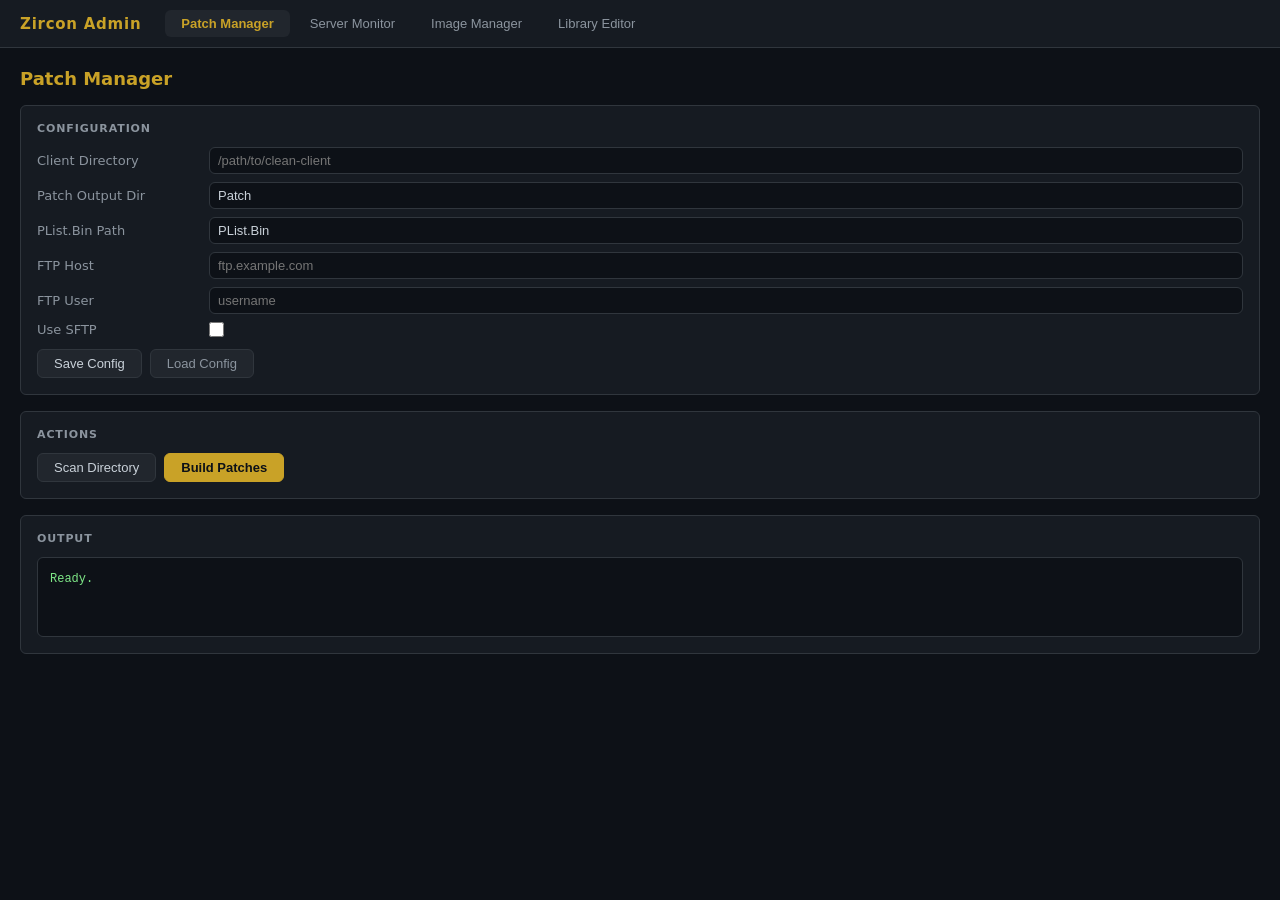
<file: rust/admin/frontend/index.html>
<!DOCTYPE html>
<html lang="en">
<head>
  <meta charset="UTF-8">
  <meta name="viewport" content="width=device-width, initial-scale=1.0">
  <title>Zircon Admin Tools</title>
  <link rel="stylesheet" href="style.css">
</head>
<body>
  <div id="app">
    <header>
      <span class="logo">Zircon Admin</span>
      <nav class="tabs">
        <button class="tab active" data-panel="patch-manager">Patch Manager</button>
        <button class="tab" data-panel="server-tools">Server Monitor</button>
        <button class="tab" data-panel="image-manager">Image Manager</button>
        <button class="tab" data-panel="library-editor">Library Editor</button>
      </nav>
    </header>

    <main>

      <!-- ── Patch Manager ─────────────────────────────────────────────── -->
      <section id="patch-manager" class="panel active">
        <h2>Patch Manager</h2>

        <div class="card">
          <h3>Configuration</h3>
          <div class="form-grid">
            <label for="cfg-client-dir">Client Directory</label>
            <input id="cfg-client-dir" type="text" placeholder="/path/to/clean-client">

            <label for="cfg-patch-dir">Patch Output Dir</label>
            <input id="cfg-patch-dir" type="text" value="Patch">

            <label for="cfg-plist-path">PList.Bin Path</label>
            <input id="cfg-plist-path" type="text" value="PList.Bin">

            <label for="cfg-ftp-host">FTP Host</label>
            <input id="cfg-ftp-host" type="text" placeholder="ftp.example.com">

            <label for="cfg-ftp-user">FTP User</label>
            <input id="cfg-ftp-user" type="text" placeholder="username">

            <label for="cfg-use-sftp">Use SFTP</label>
            <input id="cfg-use-sftp" type="checkbox">
          </div>
          <div class="btn-row">
            <button id="btn-save-config">Save Config</button>
            <button id="btn-load-config" class="secondary">Load Config</button>
          </div>
        </div>

        <div class="card">
          <h3>Actions</h3>
          <div class="btn-row">
            <button id="btn-scan">Scan Directory</button>
            <button id="btn-build" class="accent">Build Patches</button>
          </div>
        </div>

        <div class="card">
          <h3>Output</h3>
          <pre id="log" class="log">Ready.</pre>
        </div>
      </section>

      <!-- ── Server Monitor ────────────────────────────────────────────── -->
      <section id="server-tools" class="panel">
        <h2>Server Monitor</h2>
        <div class="card stub">
          <p>Real-time server monitoring — connections, active game objects, network throughput.</p>
          <p class="muted">Coming in a future phase.</p>
        </div>
      </section>

      <!-- ── Image Manager ─────────────────────────────────────────────── -->
      <section id="image-manager" class="panel">
        <h2>Image Manager</h2>
        <div class="card stub">
          <p>Batch-convert WTL / BMP art assets into <code>.zl</code> library files.</p>
          <p class="muted">Coming in a future phase.</p>
        </div>
      </section>

      <!-- ── Library Editor ────────────────────────────────────────────── -->
      <section id="library-editor" class="panel">
        <h2>Library Editor</h2>
        <div class="card stub">
          <p>Visual editor for <code>.zl</code> image libraries — preview, edit, and export sprites.</p>
          <p class="muted">Coming in a future phase.</p>
        </div>
      </section>

    </main>
  </div>

  <script src="app.js"></script>
</body>
</html>
</file>
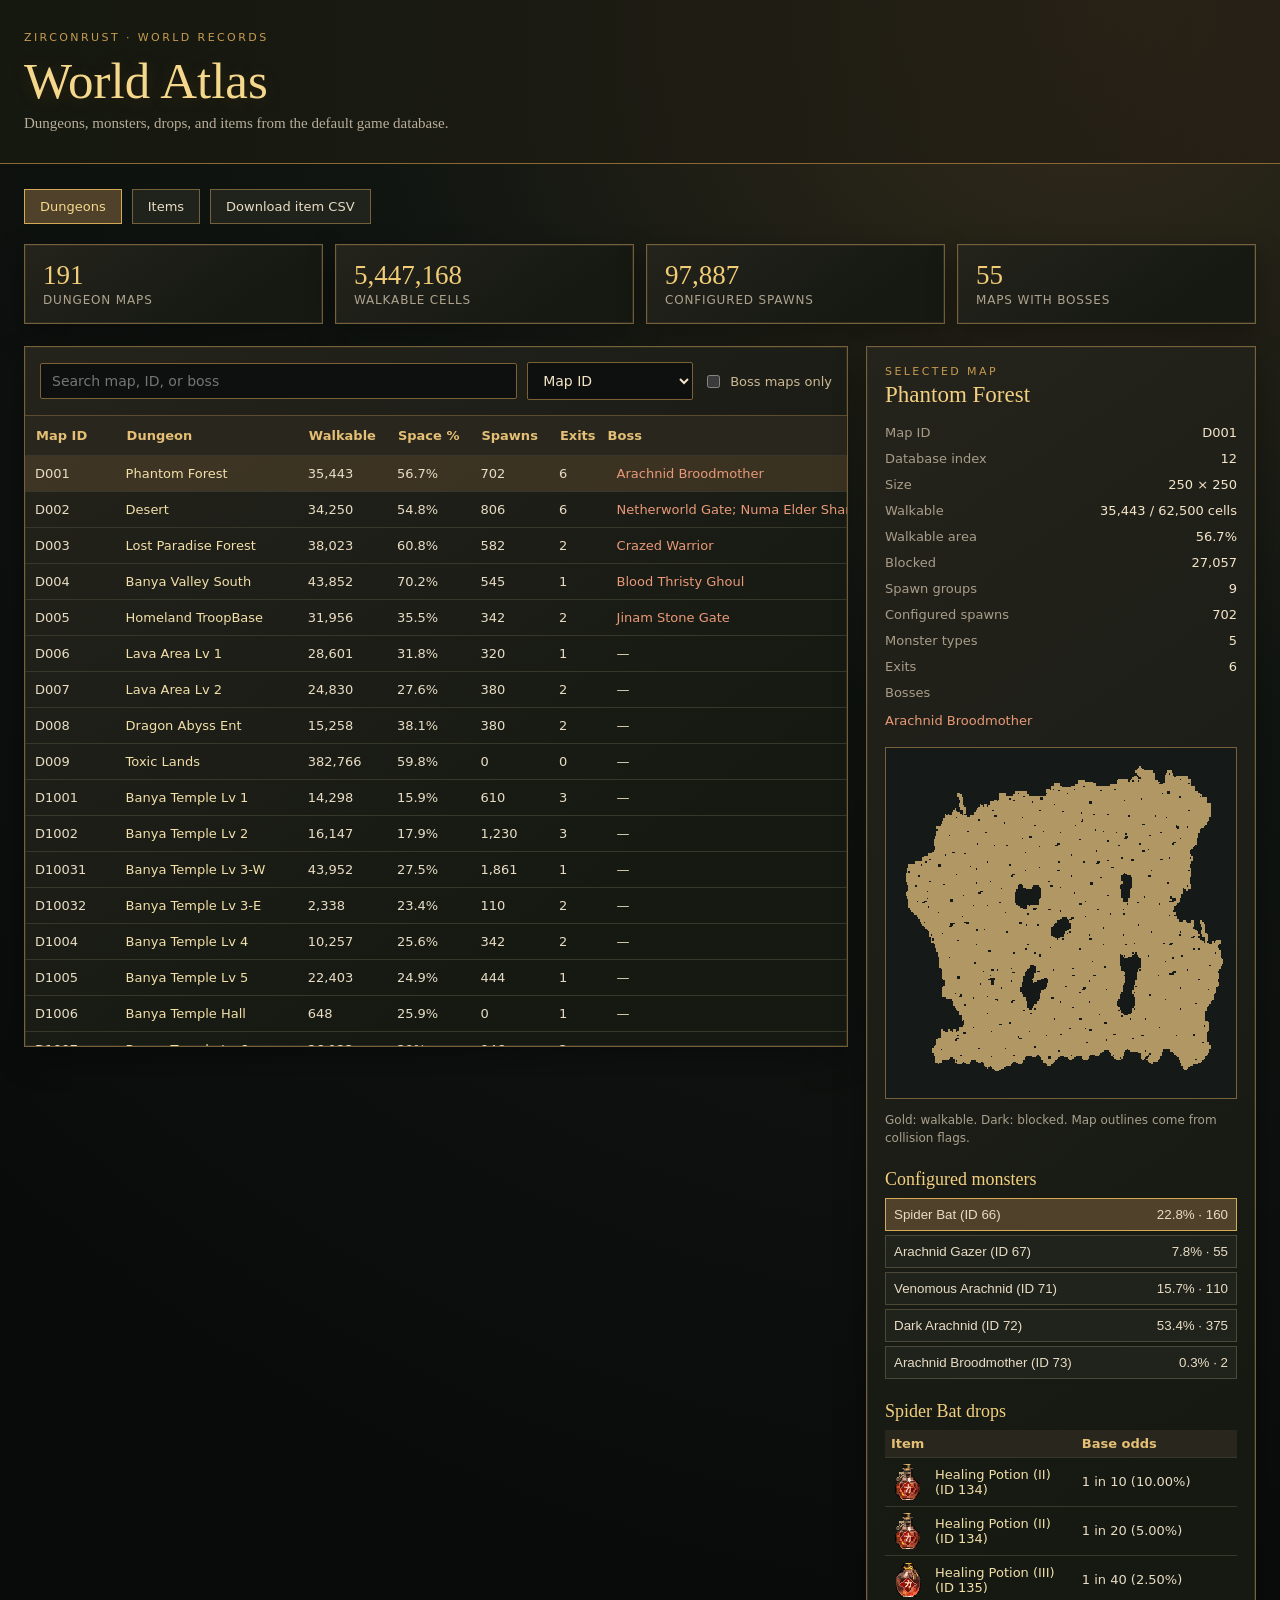
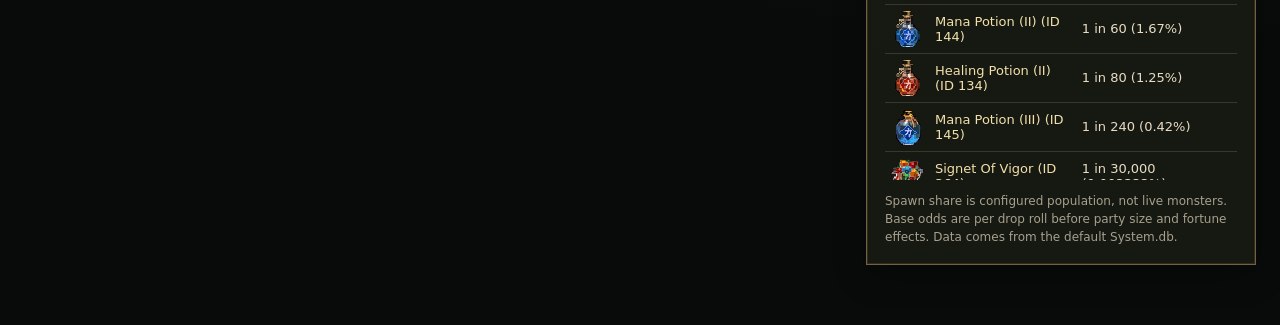
<file: rust/docs/dungeon_dashboard.html>
<!doctype html>
<html lang="en">
<head>
<meta charset="utf-8">
<meta name="viewport" content="width=device-width, initial-scale=1">
<title>ZirconRust · World Atlas</title>
<style>
  :root { color-scheme: dark; font: 15px Georgia, serif; background: #0b0d0c; color: #e9dcc4; }
  * { box-sizing: border-box; }
  body { margin: 0; min-height: 100vh; background: radial-gradient(circle at 85% 0, #332b1b 0, #101511 33%, #090b0b 75%); }
  header { padding: 31px max(24px, calc((100vw - 1280px)/2)); border-bottom: 1px solid #8a6932; background: linear-gradient(90deg, #161910ee, #251e15bb); }
  .eyebrow { color: #c69b50; letter-spacing: .22em; text-transform: uppercase; font: 11px system-ui, sans-serif; }
  h1 { margin: 8px 0 5px; font-size: clamp(30px, 4vw, 51px); font-weight: normal; color: #f5d88c; text-shadow: 0 2px 17px #a85b172e; }
  header p { margin: 0; color: #b9ae9b; }
  main { max-width: 1328px; margin: auto; padding: 25px 24px 60px; }
  [hidden] { display: none !important; }
  .nav { display: flex; gap: 10px; margin-bottom: 20px; align-items: center; }
  .nav button, .nav a, .pager button { cursor: pointer; padding: 9px 15px; color: #e9dcc4; background: #20231c; border: 1px solid #77613a; font: 13px system-ui, sans-serif; text-decoration: none; }
  .nav button[aria-selected="true"] { color: #f5d88c; background: #50412a; border-color: #d5aa57; }
  .stats { display: grid; grid-template-columns: repeat(4, minmax(0, 1fr)); gap: 12px; margin-bottom: 22px; }
  .stat, .panel { border: 1px solid #77613a; background: linear-gradient(145deg, #24231c, #151912 75%); box-shadow: inset 0 0 0 1px #2e2b20, 0 10px 30px #0005; }
  .stat { padding: 15px 18px; }
  .stat strong { display: block; font-size: 27px; font-weight: normal; color: #f1cc77; font-variant-numeric: tabular-nums; }
  .stat span { color: #afa38f; font: 12px system-ui, sans-serif; text-transform: uppercase; letter-spacing: .07em; }
  .layout { display: grid; grid-template-columns: minmax(0, 1fr) 390px; gap: 18px; align-items: start; }
  .panel { min-width: 0; }
  .toolbar { display: flex; flex-wrap: wrap; gap: 10px; padding: 15px; border-bottom: 1px solid #5a4b31; align-items: center; }
  input, select { background: #0d100e; border: 1px solid #7c6135; border-radius: 2px; color: #f4e4c8; padding: 9px 11px; font: 14px system-ui, sans-serif; }
  input[type=search] { flex: 1 1 220px; min-width: 150px; }
  label { color: #cdb994; font: 13px system-ui, sans-serif; display: flex; gap: 7px; align-items: center; }
  input[type=checkbox] { accent-color: #bd8f37; }
  .table-wrap { overflow: auto; max-height: 70vh; }
  table { border-collapse: collapse; width: 100%; font: 13px system-ui, sans-serif; font-variant-numeric: tabular-nums; }
  th { position: sticky; top: 0; background: #29271d; color: #e4bf75; text-align: left; white-space: nowrap; }
  th button { all: unset; cursor: pointer; padding: 11px 10px; display: block; width: 100%; }
  td { padding: 10px; border-top: 1px solid #37372c; white-space: nowrap; }
  tbody tr { cursor: pointer; }
  tbody tr:hover, tbody tr:focus-within, tbody tr.selected { background: #57472b88; }
  tbody tr:focus { outline: 2px solid #e5bc65; outline-offset: -2px; }
  .name { color: #f2dfa9; }
  .boss { color: #e99978; }
  aside { padding: 18px; position: sticky; top: 20px; }
  aside h2 { color: #f3cf80; font-weight: normal; font-size: 23px; margin: 4px 0 17px; }
  aside dl { margin: 0; display: grid; grid-template-columns: 1fr auto; gap: 11px 8px; font: 13px system-ui, sans-serif; }
  aside dt { color: #a99d89; }
  aside dd { margin: 0; color: #f4e4c8; text-align: right; overflow-wrap: anywhere; }
  aside .boss-list { grid-column: 1 / -1; text-align: left; color: #e99978; line-height: 1.5; }
  .map-preview { display: block; width: 100%; margin: 16px 0 7px; image-rendering: pixelated; border: 1px solid #77613a; background: #151a18; }
  .atlas-heading { margin: 22px 0 8px; color: #f3cf80; font: 18px Georgia, serif; }
  .monster-list { display: grid; gap: 4px; max-height: 260px; overflow: auto; }
  .monster-list button { cursor: pointer; display: flex; justify-content: space-between; gap: 8px; padding: 8px; color: #e9dcc4; background: #20231c; border: 1px solid #4c4837; text-align: left; }
  .monster-list button.active { border-color: #d5aa57; background: #50412a; }
  .drop-list { max-height: 350px; overflow: auto; }
  .drop-list table { width: 100%; }
  .drop-list td, .drop-list th { padding: 6px; white-space: normal; }
  .item-cell { display: flex; align-items: center; gap: 8px; }
  .item-icon { width: 36px; height: 36px; object-fit: contain; image-rendering: pixelated; flex: none; }
  .item-icon.large { width: 80px; height: 80px; margin: 4px 0 14px; }
  .icon-empty { display: inline-block; width: 36px; height: 36px; flex: none; border: 1px solid #4c4837; background: #11140f; }
  .drop-item { border: 0; padding: 0; color: #f2dfa9; background: transparent; cursor: pointer; text-align: left; font: inherit; }
  .drop-item:hover { text-decoration: underline; }
  .pager { display: flex; align-items: center; justify-content: space-between; gap: 10px; padding: 10px 15px; color: #b9ae9b; font: 12px system-ui, sans-serif; }
  .pager button:disabled { opacity: .4; cursor: default; }
  .note { margin: 12px 0 0; color: #a9a08e; font: 12px/1.5 system-ui, sans-serif; }
  .empty { padding: 30px; color: #b9ae9b; text-align: center; }
  @media (max-width: 850px) { .layout { grid-template-columns: 1fr; } aside { position: static; } .stats { grid-template-columns: repeat(2, 1fr); } }
  @media (max-width: 480px) { .stats { grid-template-columns: 1fr 1fr; } .stat { padding: 10px; } .stat strong { font-size: 21px; } }
</style>
</head>
<body>
<header><div class="eyebrow">ZirconRust · World records</div><h1>World Atlas</h1><p>Dungeons, monsters, drops, and items from the default game database.</p></header>
<main>
  <nav class="nav" aria-label="Atlas sections"><button id="dungeon-tab" type="button" aria-selected="true">Dungeons</button><button id="item-tab" type="button" aria-selected="false">Items</button><a href="item_ids.csv" download>Download item CSV</a></nav>
  <div id="dungeon-view">
  <section class="stats" aria-label="Dungeon totals">
    <div class="stat"><strong id="map-count">—</strong><span>Dungeon maps</span></div>
    <div class="stat"><strong id="walkable-total">—</strong><span>Walkable cells</span></div>
    <div class="stat"><strong id="spawn-total">—</strong><span>Configured spawns</span></div>
    <div class="stat"><strong id="boss-count">—</strong><span>Maps with bosses</span></div>
  </section>
  <div class="layout">
    <section class="panel" aria-label="Dungeon maps">
      <div class="toolbar">
        <input id="search" type="search" placeholder="Search map, ID, or boss" aria-label="Search maps">
        <select id="sort" aria-label="Sort maps"><option value="map_file">Map ID</option><option value="map_name">Name</option><option value="walkable_cells">Walkable space</option><option value="walkable_percent">Walkable percent</option><option value="spawn_count">Spawns</option><option value="exits">Exits</option></select>
        <label><input id="boss-only" type="checkbox"> Boss maps only</label>
      </div>
      <div class="table-wrap"><table><thead><tr><th><button data-sort="map_file">Map ID</button></th><th><button data-sort="map_name">Dungeon</button></th><th><button data-sort="walkable_cells">Walkable</button></th><th><button data-sort="walkable_percent">Space %</button></th><th><button data-sort="spawn_count">Spawns</button></th><th><button data-sort="exits">Exits</button></th><th>Boss</th></tr></thead><tbody id="rows"></tbody></table></div>
      <div id="empty" class="empty" hidden>No matching maps.</div>
    </section>
    <aside class="panel" aria-live="polite"><div class="eyebrow">Selected map</div><h2 id="detail-name">Select a dungeon</h2><dl id="details"></dl><img id="map-preview" class="map-preview" alt="Dungeon walkability map"><p class="note">Gold: walkable. Dark: blocked. Map outlines come from collision flags.</p><h3 class="atlas-heading">Configured monsters</h3><div id="monster-list" class="monster-list"></div><h3 id="drop-title" class="atlas-heading">Drops</h3><div class="drop-list"><table><thead><tr><th>Item</th><th>Base odds</th></tr></thead><tbody id="drop-rows"></tbody></table></div><p class="note">Spawn share is configured population, not live monsters. Base odds are per drop roll before party size and fortune effects. Data comes from the default System.db.</p></aside>
  </div>
  </div>
  <div id="item-view" class="layout" hidden>
    <section class="panel" aria-label="Items">
      <div class="toolbar"><input id="item-search" type="search" placeholder="Search item name or ID" aria-label="Search items"><select id="item-type" aria-label="Item type"><option value="">All types</option></select></div>
      <div class="table-wrap"><table><thead><tr><th>Picture</th><th>ID</th><th>Name</th><th>Type</th></tr></thead><tbody id="item-rows"></tbody></table></div>
      <div id="item-empty" class="empty" hidden>No matching items.</div>
      <div class="pager"><button id="item-prev" type="button">Previous</button><span id="item-page"></span><button id="item-next" type="button">Next</button></div>
    </section>
    <aside class="panel" aria-live="polite"><div class="eyebrow">Selected item</div><h2 id="item-name">Select an item</h2><div id="item-picture"></div><dl id="item-details"></dl><h3 class="atlas-heading">Default drop sources</h3><div id="item-sources" class="drop-list"></div><p class="note">Pictures come from the installed StoreItems sprite library. Drop odds are base values, before party and fortune effects.</p></aside>
  </div>
</main>
<script>
const maps = [{"map_id":"12","map_name":"Phantom Forest","map_file":"D001","width":"250","height":"250","total_cells":"62500","walkable_cells":"35443","blocked_cells":"27057","walkable_percent":"56.7","spawn_groups":"9","spawn_count":"702","monster_types":"5","boss_names":"Arachnid Broodmother","exits":"6"},{"map_id":"13","map_name":"Desert","map_file":"D002","width":"250","height":"250","total_cells":"62500","walkable_cells":"34250","blocked_cells":"28250","walkable_percent":"54.8","spawn_groups":"10","spawn_count":"806","monster_types":"10","boss_names":"Netherworld Gate; Numa Elder Shaman","exits":"6"},{"map_id":"14","map_name":"Lost Paradise Forest","map_file":"D003","width":"250","height":"250","total_cells":"62500","walkable_cells":"38023","blocked_cells":"24477","walkable_percent":"60.8","spawn_groups":"6","spawn_count":"582","monster_types":"6","boss_names":"Crazed Warrior","exits":"2"},{"map_id":"15","map_name":"Banya Valley South","map_file":"D004","width":"250","height":"250","total_cells":"62500","walkable_cells":"43852","blocked_cells":"18648","walkable_percent":"70.2","spawn_groups":"5","spawn_count":"545","monster_types":"3","boss_names":"Blood Thristy Ghoul","exits":"1"},{"map_id":"16","map_name":"Banya Temple Lv 1","map_file":"D1001","width":"300","height":"300","total_cells":"90000","walkable_cells":"14298","blocked_cells":"75702","walkable_percent":"15.9","spawn_groups":"20","spawn_count":"610","monster_types":"5","boss_names":"","exits":"3"},{"map_id":"17","map_name":"Banya Temple Lv 2","map_file":"D1002","width":"300","height":"300","total_cells":"90000","walkable_cells":"16147","blocked_cells":"73853","walkable_percent":"17.9","spawn_groups":"9","spawn_count":"1230","monster_types":"5","boss_names":"","exits":"3"},{"map_id":"18","map_name":"Banya Temple Lv 3-W","map_file":"D10031","width":"400","height":"400","total_cells":"160000","walkable_cells":"43952","blocked_cells":"116048","walkable_percent":"27.5","spawn_groups":"42","spawn_count":"1861","monster_types":"7","boss_names":"","exits":"1"},{"map_id":"19","map_name":"Banya Temple Lv 3-E","map_file":"D10032","width":"100","height":"100","total_cells":"10000","walkable_cells":"2338","blocked_cells":"7662","walkable_percent":"23.4","spawn_groups":"7","spawn_count":"110","monster_types":"7","boss_names":"","exits":"2"},{"map_id":"20","map_name":"Banya Temple Lv 4","map_file":"D1004","width":"200","height":"200","total_cells":"40000","walkable_cells":"10257","blocked_cells":"29743","walkable_percent":"25.6","spawn_groups":"21","spawn_count":"342","monster_types":"7","boss_names":"","exits":"2"},{"map_id":"21","map_name":"Banya Temple Lv 5","map_file":"D1005","width":"300","height":"300","total_cells":"90000","walkable_cells":"22403","blocked_cells":"67597","walkable_percent":"24.9","spawn_groups":"7","spawn_count":"444","monster_types":"7","boss_names":"","exits":"1"},{"map_id":"22","map_name":"Banya Temple Hall","map_file":"D1006","width":"50","height":"50","total_cells":"2500","walkable_cells":"648","blocked_cells":"1852","walkable_percent":"25.9","spawn_groups":"0","spawn_count":"0","monster_types":"0","boss_names":"","exits":"1"},{"map_id":"23","map_name":"Banya Temple Lv 6","map_file":"D1007","width":"300","height":"300","total_cells":"90000","walkable_cells":"26122","blocked_cells":"63878","walkable_percent":"29.0","spawn_groups":"49","spawn_count":"946","monster_types":"7","boss_names":"","exits":"2"},{"map_id":"24","map_name":"Banya Temple Lv 7","map_file":"D1008","width":"400","height":"400","total_cells":"160000","walkable_cells":"48848","blocked_cells":"111152","walkable_percent":"30.5","spawn_groups":"49","spawn_count":"1566","monster_types":"7","boss_names":"","exits":"2"},{"map_id":"25","map_name":"Banya Temple Lv 8","map_file":"D1009","width":"400","height":"400","total_cells":"160000","walkable_cells":"42974","blocked_cells":"117026","walkable_percent":"26.9","spawn_groups":"7","spawn_count":"1320","monster_types":"7","boss_names":"","exits":"4"},{"map_id":"26","map_name":"Bichon Cave Lv 1","map_file":"D101","width":"200","height":"200","total_cells":"40000","walkable_cells":"8432","blocked_cells":"31568","walkable_percent":"21.1","spawn_groups":"4","spawn_count":"280","monster_types":"4","boss_names":"","exits":"3"},{"map_id":"27","map_name":"Banya Temple Lv 9 West","map_file":"D10101","width":"200","height":"200","total_cells":"40000","walkable_cells":"11460","blocked_cells":"28540","walkable_percent":"28.6","spawn_groups":"7","spawn_count":"195","monster_types":"7","boss_names":"","exits":"2"},{"map_id":"28","map_name":"Banya Temple Lv 9 East","map_file":"D10102","width":"200","height":"200","total_cells":"40000","walkable_cells":"12459","blocked_cells":"27541","walkable_percent":"31.1","spawn_groups":"7","spawn_count":"195","monster_types":"7","boss_names":"","exits":"2"},{"map_id":"29","map_name":"Banya Temple Lv 10","map_file":"D1011","width":"400","height":"400","total_cells":"160000","walkable_cells":"53590","blocked_cells":"106410","walkable_percent":"33.5","spawn_groups":"22","spawn_count":"4040","monster_types":"8","boss_names":"Banya Guardian","exits":"4"},{"map_id":"30","map_name":"Banya Temple","map_file":"D1012","width":"100","height":"100","total_cells":"10000","walkable_cells":"5257","blocked_cells":"4743","walkable_percent":"52.6","spawn_groups":"7","spawn_count":"297","monster_types":"7","boss_names":"","exits":"0"},{"map_id":"31","map_name":"Bichon Cave Lv 2","map_file":"D102","width":"200","height":"200","total_cells":"40000","walkable_cells":"9880","blocked_cells":"30120","walkable_percent":"24.7","spawn_groups":"5","spawn_count":"355","monster_types":"5","boss_names":"","exits":"3"},{"map_id":"32","map_name":"Bichon Cave Lv 3","map_file":"D103","width":"300","height":"300","total_cells":"90000","walkable_cells":"17357","blocked_cells":"72643","walkable_percent":"19.3","spawn_groups":"6","spawn_count":"662","monster_types":"6","boss_names":"Skeleton Lord","exits":"3"},{"map_id":"33","map_name":"Zuma Temple Lv 1","map_file":"D1101","width":"300","height":"300","total_cells":"90000","walkable_cells":"26476","blocked_cells":"63524","walkable_percent":"29.4","spawn_groups":"4","spawn_count":"390","monster_types":"2","boss_names":"","exits":"3"},{"map_id":"34","map_name":"Zuma Temple Lv 2","map_file":"D1102","width":"300","height":"300","total_cells":"90000","walkable_cells":"25701","blocked_cells":"64299","walkable_percent":"28.6","spawn_groups":"2","spawn_count":"510","monster_types":"2","boss_names":"","exits":"2"},{"map_id":"35","map_name":"Zuma Temple Lv 3","map_file":"D1103","width":"300","height":"300","total_cells":"90000","walkable_cells":"23731","blocked_cells":"66269","walkable_percent":"26.4","spawn_groups":"8","spawn_count":"420","monster_types":"4","boss_names":"","exits":"2"},{"map_id":"36","map_name":"Zuma Temple Lv 4","map_file":"D1104","width":"500","height":"500","total_cells":"250000","walkable_cells":"70296","blocked_cells":"179704","walkable_percent":"28.1","spawn_groups":"8","spawn_count":"1440","monster_types":"4","boss_names":"","exits":"2"},{"map_id":"37","map_name":"Zuma Temple Lv 5","map_file":"D1105","width":"300","height":"300","total_cells":"90000","walkable_cells":"24853","blocked_cells":"65147","walkable_percent":"27.6","spawn_groups":"19","spawn_count":"1102","monster_types":"4","boss_names":"Zuma Keeper","exits":"2"},{"map_id":"38","map_name":"Zuma Temple","map_file":"D1106","width":"70","height":"70","total_cells":"4900","walkable_cells":"264","blocked_cells":"4636","walkable_percent":"5.4","spawn_groups":"3","spawn_count":"24","monster_types":"3","boss_names":"","exits":"0"},{"map_id":"39","map_name":"Lost Paradise Cave Lv 1","map_file":"D111","width":"200","height":"200","total_cells":"40000","walkable_cells":"8432","blocked_cells":"31568","walkable_percent":"21.1","spawn_groups":"4","spawn_count":"280","monster_types":"4","boss_names":"","exits":"3"},{"map_id":"40","map_name":"Lost Paradise Cave Lv 2","map_file":"D112","width":"200","height":"200","total_cells":"40000","walkable_cells":"9880","blocked_cells":"30120","walkable_percent":"24.7","spawn_groups":"5","spawn_count":"355","monster_types":"5","boss_names":"","exits":"3"},{"map_id":"41","map_name":"Lost Paradise Cave Lv 3","map_file":"D113","width":"300","height":"300","total_cells":"90000","walkable_cells":"17357","blocked_cells":"72643","walkable_percent":"19.3","spawn_groups":"6","spawn_count":"662","monster_types":"6","boss_names":"Skeleton Lord","exits":"3"},{"map_id":"42","map_name":"Jinchon Palace Lv 1","map_file":"D1200","width":"400","height":"400","total_cells":"160000","walkable_cells":"48414","blocked_cells":"111586","walkable_percent":"30.3","spawn_groups":"4","spawn_count":"360","monster_types":"4","boss_names":"","exits":"6"},{"map_id":"43","map_name":"Jinchon Palace Lv 2-W","map_file":"D12011","width":"300","height":"300","total_cells":"90000","walkable_cells":"25805","blocked_cells":"64195","walkable_percent":"28.7","spawn_groups":"4","spawn_count":"280","monster_types":"4","boss_names":"","exits":"2"},{"map_id":"44","map_name":"Goru Cave Lv 1","map_file":"D2301","width":"300","height":"300","total_cells":"90000","walkable_cells":"20314","blocked_cells":"69686","walkable_percent":"22.6","spawn_groups":"3","spawn_count":"192","monster_types":"3","boss_names":"","exits":"2"},{"map_id":"45","map_name":"Jinchon Palace Lv 2-S","map_file":"D12012","width":"300","height":"300","total_cells":"90000","walkable_cells":"28063","blocked_cells":"61937","walkable_percent":"31.2","spawn_groups":"4","spawn_count":"560","monster_types":"4","boss_names":"","exits":"1"},{"map_id":"46","map_name":"Jinchon Palace Lv 2-E","map_file":"D12013","width":"300","height":"300","total_cells":"90000","walkable_cells":"26976","blocked_cells":"63024","walkable_percent":"30.0","spawn_groups":"4","spawn_count":"340","monster_types":"4","boss_names":"","exits":"2"},{"map_id":"47","map_name":"Jinchon Palace Lv 2-N","map_file":"D12014","width":"300","height":"300","total_cells":"90000","walkable_cells":"23359","blocked_cells":"66641","walkable_percent":"26.0","spawn_groups":"4","spawn_count":"400","monster_types":"4","boss_names":"","exits":"2"},{"map_id":"48","map_name":"Jinchon Palace Lv 3-W","map_file":"D12021","width":"300","height":"300","total_cells":"90000","walkable_cells":"26471","blocked_cells":"63529","walkable_percent":"29.4","spawn_groups":"5","spawn_count":"460","monster_types":"5","boss_names":"","exits":"2"},{"map_id":"49","map_name":"Jinchon Palace Lv 3-S","map_file":"D12022","width":"300","height":"300","total_cells":"90000","walkable_cells":"32126","blocked_cells":"57874","walkable_percent":"35.7","spawn_groups":"5","spawn_count":"460","monster_types":"5","boss_names":"","exits":"2"},{"map_id":"50","map_name":"Jinchon Palace Lv 3-E","map_file":"D12023","width":"300","height":"300","total_cells":"90000","walkable_cells":"30843","blocked_cells":"59157","walkable_percent":"34.3","spawn_groups":"5","spawn_count":"560","monster_types":"5","boss_names":"","exits":"2"},{"map_id":"51","map_name":"Jinchon Palace Lv 3-N","map_file":"D12024","width":"300","height":"300","total_cells":"90000","walkable_cells":"22768","blocked_cells":"67232","walkable_percent":"25.3","spawn_groups":"5","spawn_count":"460","monster_types":"5","boss_names":"","exits":"2"},{"map_id":"52","map_name":"Jinchon Palace Lv 4-S","map_file":"D12031","width":"300","height":"300","total_cells":"90000","walkable_cells":"34156","blocked_cells":"55844","walkable_percent":"38.0","spawn_groups":"5","spawn_count":"460","monster_types":"5","boss_names":"","exits":"2"},{"map_id":"53","map_name":"Jinchon Palace Lv 4-E","map_file":"D12032","width":"300","height":"300","total_cells":"90000","walkable_cells":"29933","blocked_cells":"60067","walkable_percent":"33.3","spawn_groups":"5","spawn_count":"600","monster_types":"5","boss_names":"","exits":"3"},{"map_id":"54","map_name":"Jinchon Palace Lv 4-N","map_file":"D12033","width":"300","height":"300","total_cells":"90000","walkable_cells":"24808","blocked_cells":"65192","walkable_percent":"27.6","spawn_groups":"6","spawn_count":"601","monster_types":"6","boss_names":"Jinchon Warlord","exits":"1"},{"map_id":"55","map_name":"Jinchon Palace Lv 5-E","map_file":"D12041","width":"300","height":"300","total_cells":"90000","walkable_cells":"32152","blocked_cells":"57848","walkable_percent":"35.7","spawn_groups":"5","spawn_count":"710","monster_types":"5","boss_names":"","exits":"2"},{"map_id":"56","map_name":"Jinchon Palace Lv 5-N","map_file":"D12042","width":"300","height":"300","total_cells":"90000","walkable_cells":"21891","blocked_cells":"68109","walkable_percent":"24.3","spawn_groups":"5","spawn_count":"650","monster_types":"5","boss_names":"","exits":"2"},{"map_id":"57","map_name":"Jinchon Palace Lv 6","map_file":"D1205","width":"400","height":"400","total_cells":"160000","walkable_cells":"43713","blocked_cells":"116287","walkable_percent":"27.3","spawn_groups":"6","spawn_count":"2152","monster_types":"6","boss_names":"Jinchon Warlord","exits":"2"},{"map_id":"58","map_name":"Jinchon Palace","map_file":"D1206","width":"100","height":"100","total_cells":"10000","walkable_cells":"1097","blocked_cells":"8903","walkable_percent":"11.0","spawn_groups":"6","spawn_count":"57","monster_types":"5","boss_names":"","exits":"0"},{"map_id":"59","map_name":"Banya Cave Lv 1","map_file":"D121","width":"200","height":"200","total_cells":"40000","walkable_cells":"8432","blocked_cells":"31568","walkable_percent":"21.1","spawn_groups":"4","spawn_count":"280","monster_types":"4","boss_names":"","exits":"3"},{"map_id":"60","map_name":"Banya Cave Lv 2","map_file":"D122","width":"200","height":"200","total_cells":"40000","walkable_cells":"9880","blocked_cells":"30120","walkable_percent":"24.7","spawn_groups":"5","spawn_count":"355","monster_types":"5","boss_names":"","exits":"3"},{"map_id":"61","map_name":"Banya Cave Lv 3","map_file":"D123","width":"300","height":"300","total_cells":"90000","walkable_cells":"17357","blocked_cells":"72643","walkable_percent":"19.3","spawn_groups":"6","spawn_count":"662","monster_types":"6","boss_names":"Skeleton Lord","exits":"3"},{"map_id":"62","map_name":"Black Palace Lv 1","map_file":"D1301","width":"200","height":"200","total_cells":"40000","walkable_cells":"11641","blocked_cells":"28359","walkable_percent":"29.1","spawn_groups":"4","spawn_count":"240","monster_types":"4","boss_names":"","exits":"4"},{"map_id":"63","map_name":"Black Palace Lv 2-W","map_file":"D13021","width":"200","height":"200","total_cells":"40000","walkable_cells":"11743","blocked_cells":"28257","walkable_percent":"29.4","spawn_groups":"4","spawn_count":"350","monster_types":"4","boss_names":"","exits":"2"},{"map_id":"64","map_name":"Black Palace Lv 2-E","map_file":"D13022","width":"200","height":"200","total_cells":"40000","walkable_cells":"11280","blocked_cells":"28720","walkable_percent":"28.2","spawn_groups":"4","spawn_count":"350","monster_types":"4","boss_names":"","exits":"2"},{"map_id":"65","map_name":"Black Palace Lv 3","map_file":"D1303","width":"200","height":"200","total_cells":"40000","walkable_cells":"12099","blocked_cells":"27901","walkable_percent":"30.2","spawn_groups":"5","spawn_count":"580","monster_types":"5","boss_names":"","exits":"3"},{"map_id":"66","map_name":"Black Palace Lv 4","map_file":"D1304","width":"200","height":"200","total_cells":"40000","walkable_cells":"11920","blocked_cells":"28080","walkable_percent":"29.8","spawn_groups":"6","spawn_count":"582","monster_types":"6","boss_names":"Black Palace Warlord","exits":"1"},{"map_id":"67","map_name":"Black Palace","map_file":"D1305","width":"100","height":"100","total_cells":"10000","walkable_cells":"1097","blocked_cells":"8903","walkable_percent":"11.0","spawn_groups":"6","spawn_count":"57","monster_types":"5","boss_names":"","exits":"0"},{"map_id":"68","map_name":"Phantom Ship Ent","map_file":"D1401","width":"100","height":"100","total_cells":"10000","walkable_cells":"356","blocked_cells":"9644","walkable_percent":"3.6","spawn_groups":"0","spawn_count":"0","monster_types":"0","boss_names":"","exits":"1"},{"map_id":"69","map_name":"Phantom Ship Lv 4","map_file":"D1402","width":"200","height":"200","total_cells":"40000","walkable_cells":"9342","blocked_cells":"30658","walkable_percent":"23.4","spawn_groups":"10","spawn_count":"275","monster_types":"5","boss_names":"","exits":"2"},{"map_id":"70","map_name":"Phantom Ship Lv 3","map_file":"D1403","width":"200","height":"200","total_cells":"40000","walkable_cells":"8886","blocked_cells":"31114","walkable_percent":"22.2","spawn_groups":"10","spawn_count":"350","monster_types":"5","boss_names":"","exits":"3"},{"map_id":"71","map_name":"Phantom Ship Lv 2","map_file":"D1404","width":"200","height":"200","total_cells":"40000","walkable_cells":"9002","blocked_cells":"30998","walkable_percent":"22.5","spawn_groups":"16","spawn_count":"880","monster_types":"7","boss_names":"","exits":"3"},{"map_id":"72","map_name":"Phantom Ship Lv 1","map_file":"D1405","width":"200","height":"200","total_cells":"40000","walkable_cells":"8409","blocked_cells":"31591","walkable_percent":"21.0","spawn_groups":"17","spawn_count":"881","monster_types":"8","boss_names":"Chaos Knight","exits":"4"},{"map_id":"73","map_name":"Flight Deck","map_file":"D1406","width":"100","height":"100","total_cells":"10000","walkable_cells":"1440","blocked_cells":"8560","walkable_percent":"14.4","spawn_groups":"17","spawn_count":"145","monster_types":"8","boss_names":"Pachon The Chaos bringer","exits":"0"},{"map_id":"74","map_name":"Numa Ruins Lv 1","map_file":"D1501","width":"400","height":"400","total_cells":"160000","walkable_cells":"39713","blocked_cells":"120287","walkable_percent":"24.8","spawn_groups":"6","spawn_count":"311","monster_types":"6","boss_names":"Numa Assault Captain","exits":"5"},{"map_id":"75","map_name":"Numa Ruins Lv 2","map_file":"D1502","width":"400","height":"400","total_cells":"160000","walkable_cells":"44997","blocked_cells":"115003","walkable_percent":"28.1","spawn_groups":"11","spawn_count":"531","monster_types":"6","boss_names":"Numa Assault Captain","exits":"5"},{"map_id":"76","map_name":"Numa Ruins Lv 3","map_file":"D15031","width":"400","height":"400","total_cells":"160000","walkable_cells":"71753","blocked_cells":"88247","walkable_percent":"44.8","spawn_groups":"6","spawn_count":"581","monster_types":"6","boss_names":"Numa Assault Captain","exits":"2"},{"map_id":"77","map_name":"Numa Ruins Lv 3","map_file":"D15032","width":"400","height":"400","total_cells":"160000","walkable_cells":"70142","blocked_cells":"89858","walkable_percent":"43.8","spawn_groups":"5","spawn_count":"580","monster_types":"5","boss_names":"","exits":"2"},{"map_id":"78","map_name":"Numa Ruins Lv 3","map_file":"D15033","width":"400","height":"400","total_cells":"160000","walkable_cells":"71744","blocked_cells":"88256","walkable_percent":"44.8","spawn_groups":"5","spawn_count":"580","monster_types":"5","boss_names":"","exits":"2"},{"map_id":"79","map_name":"Numa Ruins Lv 3","map_file":"D15034","width":"400","height":"400","total_cells":"160000","walkable_cells":"71749","blocked_cells":"88251","walkable_percent":"44.8","spawn_groups":"5","spawn_count":"580","monster_types":"5","boss_names":"","exits":"2"},{"map_id":"80","map_name":"Numa Ruins Lv 4","map_file":"D1504","width":"400","height":"400","total_cells":"160000","walkable_cells":"48019","blocked_cells":"111981","walkable_percent":"30.0","spawn_groups":"16","spawn_count":"681","monster_types":"6","boss_names":"Numa Assault Captain","exits":"6"},{"map_id":"81","map_name":"Numa Ruins Lv 5","map_file":"D1505","width":"400","height":"400","total_cells":"160000","walkable_cells":"29831","blocked_cells":"130169","walkable_percent":"18.6","spawn_groups":"32","spawn_count":"1132","monster_types":"6","boss_names":"Numa Assault Captain","exits":"0"},{"map_id":"87","map_name":"Numa Hill","map_file":"D1601","width":"300","height":"300","total_cells":"90000","walkable_cells":"39743","blocked_cells":"50257","walkable_percent":"44.2","spawn_groups":"0","spawn_count":"0","monster_types":"0","boss_names":"","exits":"0"},{"map_id":"88","map_name":"Numa Valley","map_file":"D1602","width":"300","height":"300","total_cells":"90000","walkable_cells":"36939","blocked_cells":"53061","walkable_percent":"41.0","spawn_groups":"0","spawn_count":"0","monster_types":"0","boss_names":"","exits":"0"},{"map_id":"89","map_name":"Numa Valley","map_file":"D1603","width":"350","height":"350","total_cells":"122500","walkable_cells":"45209","blocked_cells":"77291","walkable_percent":"36.9","spawn_groups":"0","spawn_count":"0","monster_types":"0","boss_names":"","exits":"0"},{"map_id":"90","map_name":"Numa Stronghold","map_file":"D1604","width":"300","height":"300","total_cells":"90000","walkable_cells":"42373","blocked_cells":"47627","walkable_percent":"47.1","spawn_groups":"0","spawn_count":"0","monster_types":"0","boss_names":"","exits":"0"},{"map_id":"121","map_name":"Purgatory","map_file":"D1802","width":"200","height":"200","total_cells":"40000","walkable_cells":"11099","blocked_cells":"28901","walkable_percent":"27.7","spawn_groups":"3","spawn_count":"166","monster_types":"3","boss_names":"","exits":"1"},{"map_id":"125","map_name":"Desert Dungeon Lv 1","map_file":"D2001","width":"300","height":"300","total_cells":"90000","walkable_cells":"26686","blocked_cells":"63314","walkable_percent":"29.7","spawn_groups":"5","spawn_count":"195","monster_types":"5","boss_names":"","exits":"2"},{"map_id":"126","map_name":"Desert Dungeon Lv 2","map_file":"D20011","width":"300","height":"300","total_cells":"90000","walkable_cells":"25078","blocked_cells":"64922","walkable_percent":"27.9","spawn_groups":"5","spawn_count":"248","monster_types":"5","boss_names":"","exits":"2"},{"map_id":"127","map_name":"Desert Dungeon Lv 3","map_file":"D20012","width":"300","height":"300","total_cells":"90000","walkable_cells":"26341","blocked_cells":"63659","walkable_percent":"29.3","spawn_groups":"5","spawn_count":"248","monster_types":"5","boss_names":"","exits":"2"},{"map_id":"128","map_name":"Underground City Lv 1","map_file":"D2002","width":"400","height":"400","total_cells":"160000","walkable_cells":"49795","blocked_cells":"110205","walkable_percent":"31.1","spawn_groups":"8","spawn_count":"1061","monster_types":"8","boss_names":"Tainted Terror","exits":"2"},{"map_id":"129","map_name":"Underground City Lv 2","map_file":"D20021","width":"400","height":"400","total_cells":"160000","walkable_cells":"42723","blocked_cells":"117277","walkable_percent":"26.7","spawn_groups":"22","spawn_count":"1123","monster_types":"8","boss_names":"Tainted Terror","exits":"3"},{"map_id":"130","map_name":"Underground City Lv 3","map_file":"D20022","width":"400","height":"400","total_cells":"160000","walkable_cells":"46058","blocked_cells":"113942","walkable_percent":"28.8","spawn_groups":"8","spawn_count":"1061","monster_types":"8","boss_names":"Tainted Terror","exits":"2"},{"map_id":"131","map_name":"Underground City Lv 4","map_file":"D20023","width":"400","height":"400","total_cells":"160000","walkable_cells":"41946","blocked_cells":"118054","walkable_percent":"26.2","spawn_groups":"22","spawn_count":"1210","monster_types":"8","boss_names":"Tainted Terror","exits":"2"},{"map_id":"132","map_name":"Underground Mine Lv 1","map_file":"D2003","width":"300","height":"300","total_cells":"90000","walkable_cells":"27176","blocked_cells":"62824","walkable_percent":"30.2","spawn_groups":"8","spawn_count":"531","monster_types":"8","boss_names":"Tainted Terror","exits":"2"},{"map_id":"133","map_name":"Underground Mine Lv 2","map_file":"D20031","width":"300","height":"300","total_cells":"90000","walkable_cells":"26390","blocked_cells":"63610","walkable_percent":"29.3","spawn_groups":"8","spawn_count":"531","monster_types":"8","boss_names":"Tainted Terror","exits":"2"},{"map_id":"134","map_name":"Underground Mine Lv 3","map_file":"D20032","width":"300","height":"300","total_cells":"90000","walkable_cells":"28398","blocked_cells":"61602","walkable_percent":"31.6","spawn_groups":"8","spawn_count":"531","monster_types":"8","boss_names":"Tainted Terror","exits":"1"},{"map_id":"135","map_name":"Desert Royal Chamber","map_file":"D2004","width":"50","height":"50","total_cells":"2500","walkable_cells":"523","blocked_cells":"1977","walkable_percent":"20.9","spawn_groups":"0","spawn_count":"0","monster_types":"0","boss_names":"","exits":"0"},{"map_id":"136","map_name":"Deserted Mine Lv 1","map_file":"D201","width":"350","height":"350","total_cells":"122500","walkable_cells":"22935","blocked_cells":"99565","walkable_percent":"18.7","spawn_groups":"6","spawn_count":"590","monster_types":"6","boss_names":"","exits":"2"},{"map_id":"137","map_name":"Deserted Mine Lv 2","map_file":"D202","width":"350","height":"350","total_cells":"122500","walkable_cells":"27808","blocked_cells":"94692","walkable_percent":"22.7","spawn_groups":"6","spawn_count":"765","monster_types":"6","boss_names":"","exits":"2"},{"map_id":"138","map_name":"Deserted Mine Lv 3","map_file":"D203","width":"350","height":"350","total_cells":"122500","walkable_cells":"30649","blocked_cells":"91851","walkable_percent":"25.0","spawn_groups":"7","spawn_count":"962","monster_types":"7","boss_names":"Ghoul Champion","exits":"1"},{"map_id":"139","map_name":"Flea Cave Lv 1","map_file":"D301","width":"260","height":"260","total_cells":"67600","walkable_cells":"26081","blocked_cells":"41519","walkable_percent":"38.6","spawn_groups":"9","spawn_count":"510","monster_types":"3","boss_names":"","exits":"2"},{"map_id":"140","map_name":"Flea Cave Lv 2","map_file":"D302","width":"260","height":"260","total_cells":"67600","walkable_cells":"28266","blocked_cells":"39334","walkable_percent":"41.8","spawn_groups":"9","spawn_count":"768","monster_types":"3","boss_names":"","exits":"2"},{"map_id":"141","map_name":"Flea Cave Lv 3","map_file":"D303","width":"250","height":"250","total_cells":"62500","walkable_cells":"22253","blocked_cells":"40247","walkable_percent":"35.6","spawn_groups":"4","spawn_count":"827","monster_types":"4","boss_names":"Terror Spike","exits":"1"},{"map_id":"142","map_name":"Ant Cave North","map_file":"D401","width":"200","height":"200","total_cells":"40000","walkable_cells":"7460","blocked_cells":"32540","walkable_percent":"18.6","spawn_groups":"2","spawn_count":"200","monster_types":"2","boss_names":"","exits":"2"},{"map_id":"143","map_name":"Ant Cave South","map_file":"D402","width":"200","height":"200","total_cells":"40000","walkable_cells":"6590","blocked_cells":"33410","walkable_percent":"16.5","spawn_groups":"3","spawn_count":"350","monster_types":"3","boss_names":"","exits":"3"},{"map_id":"144","map_name":"Ant Cave West","map_file":"D403","width":"200","height":"200","total_cells":"40000","walkable_cells":"7532","blocked_cells":"32468","walkable_percent":"18.8","spawn_groups":"4","spawn_count":"480","monster_types":"4","boss_names":"","exits":"4"},{"map_id":"145","map_name":"Ant Cave East","map_file":"D404","width":"200","height":"200","total_cells":"40000","walkable_cells":"7545","blocked_cells":"32455","walkable_percent":"18.9","spawn_groups":"5","spawn_count":"637","monster_types":"5","boss_names":"Ant Commander","exits":"2"},{"map_id":"146","map_name":"Uma Temple Lv 1","map_file":"D501","width":"400","height":"400","total_cells":"160000","walkable_cells":"33327","blocked_cells":"126673","walkable_percent":"20.8","spawn_groups":"8","spawn_count":"535","monster_types":"2","boss_names":"","exits":"2"},{"map_id":"147","map_name":"Uma Temple Lv 2","map_file":"D502","width":"500","height":"500","total_cells":"250000","walkable_cells":"37026","blocked_cells":"212974","walkable_percent":"14.8","spawn_groups":"12","spawn_count":"695","monster_types":"3","boss_names":"","exits":"2"},{"map_id":"148","map_name":"Uma Temple Lv 3","map_file":"D503","width":"500","height":"500","total_cells":"250000","walkable_cells":"47988","blocked_cells":"202012","walkable_percent":"19.2","spawn_groups":"10","spawn_count":"1022","monster_types":"4","boss_names":"Uma Anguisher","exits":"2"},{"map_id":"149","map_name":"Uma Temple","map_file":"D504","width":"100","height":"100","total_cells":"10000","walkable_cells":"4736","blocked_cells":"5264","walkable_percent":"47.4","spawn_groups":"4","spawn_count":"551","monster_types":"4","boss_names":"Uma King","exits":"0"},{"map_id":"150","map_name":"Banya Stone Cave Lv 1","map_file":"D601","width":"200","height":"200","total_cells":"40000","walkable_cells":"11099","blocked_cells":"28901","walkable_percent":"27.7","spawn_groups":"3","spawn_count":"350","monster_types":"3","boss_names":"","exits":"2"},{"map_id":"151","map_name":"Banya Stone Cave Lv 2","map_file":"D602","width":"300","height":"300","total_cells":"90000","walkable_cells":"20166","blocked_cells":"69834","walkable_percent":"22.4","spawn_groups":"8","spawn_count":"795","monster_types":"4","boss_names":"","exits":"2"},{"map_id":"152","map_name":"Banya Stone Cave Lv 3","map_file":"D603","width":"300","height":"300","total_cells":"90000","walkable_cells":"18124","blocked_cells":"71876","walkable_percent":"20.1","spawn_groups":"8","spawn_count":"786","monster_types":"4","boss_names":"","exits":"2"},{"map_id":"153","map_name":"Banya Stone Cave Lv 4","map_file":"D604","width":"300","height":"300","total_cells":"90000","walkable_cells":"28047","blocked_cells":"61953","walkable_percent":"31.2","spawn_groups":"5","spawn_count":"927","monster_types":"5","boss_names":"Skeleton Enforcer","exits":"2"},{"map_id":"154","map_name":"Banya Stone Cave Lv 5","map_file":"D605","width":"400","height":"400","total_cells":"160000","walkable_cells":"43820","blocked_cells":"116180","walkable_percent":"27.4","spawn_groups":"5","spawn_count":"1201","monster_types":"5","boss_names":"Arch Lich Taedu","exits":"1"},{"map_id":"155","map_name":"Carved Stone Tomb Lv 1","map_file":"D701","width":"250","height":"250","total_cells":"62500","walkable_cells":"24526","blocked_cells":"37974","walkable_percent":"39.2","spawn_groups":"4","spawn_count":"460","monster_types":"4","boss_names":"","exits":"2"},{"map_id":"156","map_name":"Carved Stone Tomb Lv 2","map_file":"D702","width":"250","height":"250","total_cells":"62500","walkable_cells":"21689","blocked_cells":"40811","walkable_percent":"34.7","spawn_groups":"4","spawn_count":"615","monster_types":"4","boss_names":"","exits":"2"},{"map_id":"157","map_name":"Carved Stone Tomb Lv 3","map_file":"D703","width":"250","height":"250","total_cells":"62500","walkable_cells":"22949","blocked_cells":"39551","walkable_percent":"36.7","spawn_groups":"5","spawn_count":"790","monster_types":"5","boss_names":"","exits":"2"},{"map_id":"158","map_name":"Carved Stone Tomb Lv 4","map_file":"D704","width":"250","height":"250","total_cells":"62500","walkable_cells":"25864","blocked_cells":"36636","walkable_percent":"41.4","spawn_groups":"11","spawn_count":"1002","monster_types":"6","boss_names":"Tusk Lord","exits":"2"},{"map_id":"159","map_name":"Carved Stone Tomb","map_file":"D705","width":"60","height":"60","total_cells":"3600","walkable_cells":"810","blocked_cells":"2790","walkable_percent":"22.5","spawn_groups":"6","spawn_count":"107","monster_types":"6","boss_names":"Razor Tusk","exits":"0"},{"map_id":"160","map_name":"Despair Valley Lv 1","map_file":"D801","width":"260","height":"260","total_cells":"67600","walkable_cells":"24597","blocked_cells":"43003","walkable_percent":"36.4","spawn_groups":"8","spawn_count":"680","monster_types":"4","boss_names":"","exits":"3"},{"map_id":"161","map_name":"Despair Valley Lv 2","map_file":"D802","width":"260","height":"260","total_cells":"67600","walkable_cells":"25317","blocked_cells":"42283","walkable_percent":"37.5","spawn_groups":"4","spawn_count":"800","monster_types":"4","boss_names":"","exits":"4"},{"map_id":"162","map_name":"Despair Valley Lv 3","map_file":"D803","width":"250","height":"250","total_cells":"62500","walkable_cells":"21722","blocked_cells":"40778","walkable_percent":"34.8","spawn_groups":"10","spawn_count":"1065","monster_types":"5","boss_names":"","exits":"3"},{"map_id":"163","map_name":"Despair Valley Lv 4","map_file":"D804","width":"250","height":"250","total_cells":"62500","walkable_cells":"22124","blocked_cells":"40376","walkable_percent":"35.4","spawn_groups":"15","spawn_count":"1130","monster_types":"5","boss_names":"","exits":"2"},{"map_id":"164","map_name":"Life Death Hall","map_file":"D805","width":"250","height":"250","total_cells":"62500","walkable_cells":"22636","blocked_cells":"39864","walkable_percent":"36.2","spawn_groups":"14","spawn_count":"1098","monster_types":"7","boss_names":"Iron Lance; Lord Ji'Nae","exits":"0"},{"map_id":"165","map_name":"Red Moon Valley Lv 1","map_file":"D901","width":"350","height":"350","total_cells":"122500","walkable_cells":"34045","blocked_cells":"88455","walkable_percent":"27.8","spawn_groups":"4","spawn_count":"440","monster_types":"4","boss_names":"","exits":"4"},{"map_id":"166","map_name":"Red Moon Valley Lv 2","map_file":"D902","width":"350","height":"350","total_cells":"122500","walkable_cells":"42993","blocked_cells":"79507","walkable_percent":"35.1","spawn_groups":"5","spawn_count":"375","monster_types":"5","boss_names":"","exits":"4"},{"map_id":"167","map_name":"Red Moon Valley Lv 3","map_file":"D903","width":"350","height":"350","total_cells":"122500","walkable_cells":"31428","blocked_cells":"91072","walkable_percent":"25.7","spawn_groups":"6","spawn_count":"565","monster_types":"6","boss_names":"","exits":"3"},{"map_id":"168","map_name":"Red Moon Valley Lv 4","map_file":"D904","width":"350","height":"350","total_cells":"122500","walkable_cells":"33369","blocked_cells":"89131","walkable_percent":"27.2","spawn_groups":"7","spawn_count":"1382","monster_types":"7","boss_names":"Red Moon Royal Guard","exits":"2"},{"map_id":"219","map_name":"Frost Holy Palace Lv 1","map_file":"D2201","width":"400","height":"400","total_cells":"160000","walkable_cells":"44363","blocked_cells":"115637","walkable_percent":"27.7","spawn_groups":"4","spawn_count":"180","monster_types":"4","boss_names":"","exits":"2"},{"map_id":"242","map_name":"Homeland TroopBase","map_file":"D005","width":"300","height":"300","total_cells":"90000","walkable_cells":"31956","blocked_cells":"58044","walkable_percent":"35.5","spawn_groups":"14","spawn_count":"342","monster_types":"5","boss_names":"Jinam Stone Gate","exits":"2"},{"map_id":"243","map_name":"Frost Dungeon Lv 1","map_file":"D2101","width":"300","height":"300","total_cells":"90000","walkable_cells":"33225","blocked_cells":"56775","walkable_percent":"36.9","spawn_groups":"4","spawn_count":"280","monster_types":"4","boss_names":"","exits":"2"},{"map_id":"244","map_name":"Frost Dungeon Lv 2","map_file":"D2102","width":"300","height":"300","total_cells":"90000","walkable_cells":"33679","blocked_cells":"56321","walkable_percent":"37.4","spawn_groups":"5","spawn_count":"603","monster_types":"5","boss_names":"","exits":"2"},{"map_id":"245","map_name":"Frost Dungeon Lv 3","map_file":"D2103","width":"300","height":"300","total_cells":"90000","walkable_cells":"23358","blocked_cells":"66642","walkable_percent":"26.0","spawn_groups":"5","spawn_count":"549","monster_types":"5","boss_names":"","exits":"2"},{"map_id":"246","map_name":"Frost Dungeon Lv 4","map_file":"D2104","width":"300","height":"300","total_cells":"90000","walkable_cells":"26895","blocked_cells":"63105","walkable_percent":"29.9","spawn_groups":"10","spawn_count":"1786","monster_types":"5","boss_names":"","exits":"2"},{"map_id":"247","map_name":"Frost Dungeon Lv 5","map_file":"D21051","width":"100","height":"100","total_cells":"10000","walkable_cells":"2234","blocked_cells":"7766","walkable_percent":"22.3","spawn_groups":"5","spawn_count":"125","monster_types":"5","boss_names":"","exits":"1"},{"map_id":"248","map_name":"Frost Dungeon Lv 5","map_file":"D21052","width":"100","height":"100","total_cells":"10000","walkable_cells":"2234","blocked_cells":"7766","walkable_percent":"22.3","spawn_groups":"5","spawn_count":"125","monster_types":"5","boss_names":"","exits":"4"},{"map_id":"249","map_name":"Frost Dungeon Lv 5","map_file":"D21053","width":"100","height":"100","total_cells":"10000","walkable_cells":"2234","blocked_cells":"7766","walkable_percent":"22.3","spawn_groups":"5","spawn_count":"125","monster_types":"5","boss_names":"","exits":"4"},{"map_id":"250","map_name":"Frost Dungeon Lv 5","map_file":"D21054","width":"100","height":"100","total_cells":"10000","walkable_cells":"2234","blocked_cells":"7766","walkable_percent":"22.3","spawn_groups":"5","spawn_count":"125","monster_types":"5","boss_names":"","exits":"4"},{"map_id":"251","map_name":"Frost Dungeon Lv 6","map_file":"D2106","width":"60","height":"60","total_cells":"3600","walkable_cells":"451","blocked_cells":"3149","walkable_percent":"12.5","spawn_groups":"6","spawn_count":"32","monster_types":"6","boss_names":"Frost Lord Hwa","exits":"0"},{"map_id":"252","map_name":"Frost Dungeon","map_file":"D2107","width":"60","height":"60","total_cells":"3600","walkable_cells":"703","blocked_cells":"2897","walkable_percent":"19.5","spawn_groups":"0","spawn_count":"0","monster_types":"0","boss_names":"","exits":"0"},{"map_id":"254","map_name":"Frost Dungeon Lv 5","map_file":"D21055","width":"100","height":"100","total_cells":"10000","walkable_cells":"2234","blocked_cells":"7766","walkable_percent":"22.3","spawn_groups":"5","spawn_count":"125","monster_types":"5","boss_names":"","exits":"4"},{"map_id":"255","map_name":"Frost Dungeon Lv 5","map_file":"D21056","width":"100","height":"100","total_cells":"10000","walkable_cells":"2234","blocked_cells":"7766","walkable_percent":"22.3","spawn_groups":"5","spawn_count":"125","monster_types":"5","boss_names":"","exits":"4"},{"map_id":"260","map_name":"Goru Cave Lv 2","map_file":"D2302","width":"300","height":"300","total_cells":"90000","walkable_cells":"22668","blocked_cells":"67332","walkable_percent":"25.2","spawn_groups":"4","spawn_count":"576","monster_types":"4","boss_names":"","exits":"2"},{"map_id":"261","map_name":"Goru Cave Lv 3","map_file":"D2303","width":"300","height":"300","total_cells":"90000","walkable_cells":"21212","blocked_cells":"68788","walkable_percent":"23.6","spawn_groups":"3","spawn_count":"1065","monster_types":"3","boss_names":"","exits":"2"},{"map_id":"262","map_name":"Goru Cave Lv 4","map_file":"D2304","width":"300","height":"300","total_cells":"90000","walkable_cells":"22751","blocked_cells":"67249","walkable_percent":"25.3","spawn_groups":"4","spawn_count":"1067","monster_types":"4","boss_names":"Enraged Arch Lich Taedu","exits":"1"},{"map_id":"273","map_name":"Frost Holy Palace Lv 2","map_file":"D22021","width":"300","height":"300","total_cells":"90000","walkable_cells":"28372","blocked_cells":"61628","walkable_percent":"31.5","spawn_groups":"4","spawn_count":"696","monster_types":"4","boss_names":"","exits":"2"},{"map_id":"274","map_name":"Frost Holy Palace Old","map_file":"D22022","width":"300","height":"300","total_cells":"90000","walkable_cells":"21352","blocked_cells":"68648","walkable_percent":"23.7","spawn_groups":"0","spawn_count":"0","monster_types":"0","boss_names":"","exits":"0"},{"map_id":"275","map_name":"Frost Holy Palace Old","map_file":"D22031","width":"300","height":"300","total_cells":"90000","walkable_cells":"21286","blocked_cells":"68714","walkable_percent":"23.7","spawn_groups":"0","spawn_count":"0","monster_types":"0","boss_names":"","exits":"0"},{"map_id":"276","map_name":"Frost Holy Palace Old","map_file":"D22032","width":"300","height":"300","total_cells":"90000","walkable_cells":"31605","blocked_cells":"58395","walkable_percent":"35.1","spawn_groups":"0","spawn_count":"0","monster_types":"0","boss_names":"","exits":"0"},{"map_id":"277","map_name":"Frost Holy Palace Lv 3","map_file":"D2204","width":"400","height":"400","total_cells":"160000","walkable_cells":"57764","blocked_cells":"102236","walkable_percent":"36.1","spawn_groups":"4","spawn_count":"1643","monster_types":"4","boss_names":"","exits":"2"},{"map_id":"278","map_name":"Queen's Chamber","map_file":"D2205","width":"70","height":"70","total_cells":"4900","walkable_cells":"1093","blocked_cells":"3807","walkable_percent":"22.3","spawn_groups":"5","spawn_count":"88","monster_types":"5","boss_names":"Queen Of Dawn","exits":"0"},{"map_id":"294","map_name":"Hyunmoon Temple Lv 1","map_file":"D2401","width":"300","height":"300","total_cells":"90000","walkable_cells":"21789","blocked_cells":"68211","walkable_percent":"24.2","spawn_groups":"6","spawn_count":"181","monster_types":"6","boss_names":"Winged Horror","exits":"2"},{"map_id":"295","map_name":"Hyunmoon Temple Lv 2","map_file":"D2402","width":"300","height":"300","total_cells":"90000","walkable_cells":"20247","blocked_cells":"69753","walkable_percent":"22.5","spawn_groups":"9","spawn_count":"1026","monster_types":"8","boss_names":"Winged Horror","exits":"2"},{"map_id":"296","map_name":"Hyunmoon Temple Lv 3","map_file":"D2403","width":"300","height":"300","total_cells":"90000","walkable_cells":"19122","blocked_cells":"70878","walkable_percent":"21.2","spawn_groups":"9","spawn_count":"1453","monster_types":"9","boss_names":"Enraged Emperor Sa'Woo; Winged Horror","exits":"1"},{"map_id":"297","map_name":"Hyunmoon Temple","map_file":"D2404","width":"300","height":"300","total_cells":"90000","walkable_cells":"42697","blocked_cells":"47303","walkable_percent":"47.4","spawn_groups":"0","spawn_count":"0","monster_types":"0","boss_names":"","exits":"0"},{"map_id":"298","map_name":"Departed Valley Lv 1","map_file":"D2501","width":"300","height":"300","total_cells":"90000","walkable_cells":"22613","blocked_cells":"67387","walkable_percent":"25.1","spawn_groups":"2","spawn_count":"125","monster_types":"2","boss_names":"","exits":"2"},{"map_id":"299","map_name":"Departed Valley Lv 2","map_file":"D2502","width":"300","height":"300","total_cells":"90000","walkable_cells":"23296","blocked_cells":"66704","walkable_percent":"25.9","spawn_groups":"2","spawn_count":"190","monster_types":"2","boss_names":"","exits":"2"},{"map_id":"300","map_name":"Departed Valley Lv 3","map_file":"D2503","width":"300","height":"300","total_cells":"90000","walkable_cells":"23986","blocked_cells":"66014","walkable_percent":"26.7","spawn_groups":"5","spawn_count":"291","monster_types":"3","boss_names":"Enraged Lord Ji'Nae","exits":"2"},{"map_id":"301","map_name":"Banyo Cave","map_file":"D2601","width":"350","height":"350","total_cells":"122500","walkable_cells":"37747","blocked_cells":"84753","walkable_percent":"30.8","spawn_groups":"4","spawn_count":"1489","monster_types":"4","boss_names":"Banyo Lord Guzak","exits":"1"},{"map_id":"332","map_name":"Lava Area Lv 1","map_file":"D006","width":"300","height":"300","total_cells":"90000","walkable_cells":"28601","blocked_cells":"61399","walkable_percent":"31.8","spawn_groups":"4","spawn_count":"320","monster_types":"4","boss_names":"","exits":"1"},{"map_id":"333","map_name":"Lava Area Lv 2","map_file":"D007","width":"300","height":"300","total_cells":"90000","walkable_cells":"24830","blocked_cells":"65170","walkable_percent":"27.6","spawn_groups":"4","spawn_count":"380","monster_types":"4","boss_names":"","exits":"2"},{"map_id":"334","map_name":"The Lair Entrance","map_file":"D2900","width":"100","height":"150","total_cells":"15000","walkable_cells":"2309","blocked_cells":"12691","walkable_percent":"15.4","spawn_groups":"4","spawn_count":"60","monster_types":"4","boss_names":"","exits":"2"},{"map_id":"335","map_name":"The Lair Lv 1","map_file":"D2901","width":"300","height":"300","total_cells":"90000","walkable_cells":"36222","blocked_cells":"53778","walkable_percent":"40.2","spawn_groups":"2","spawn_count":"280","monster_types":"2","boss_names":"","exits":"3"},{"map_id":"336","map_name":"The Lair Lv 2","map_file":"D2902","width":"300","height":"300","total_cells":"90000","walkable_cells":"31131","blocked_cells":"58869","walkable_percent":"34.6","spawn_groups":"8","spawn_count":"400","monster_types":"4","boss_names":"","exits":"4"},{"map_id":"339","map_name":"The Lair Lv 3","map_file":"D2904","width":"300","height":"300","total_cells":"90000","walkable_cells":"34142","blocked_cells":"55858","walkable_percent":"37.9","spawn_groups":"8","spawn_count":"480","monster_types":"4","boss_names":"","exits":"4"},{"map_id":"340","map_name":"The Lair Lv 4 West","map_file":"D29051","width":"300","height":"300","total_cells":"90000","walkable_cells":"33626","blocked_cells":"56374","walkable_percent":"37.4","spawn_groups":"5","spawn_count":"881","monster_types":"5","boss_names":"Chiwoo General Of West","exits":"1"},{"map_id":"341","map_name":"The Lair Lv 4 East","map_file":"D29052","width":"300","height":"300","total_cells":"90000","walkable_cells":"33876","blocked_cells":"56124","walkable_percent":"37.6","spawn_groups":"5","spawn_count":"281","monster_types":"5","boss_names":"Chiwoo General Of East","exits":"1"},{"map_id":"342","map_name":"The Lair Lv 5","map_file":"D2906","width":"300","height":"300","total_cells":"90000","walkable_cells":"31282","blocked_cells":"58718","walkable_percent":"34.8","spawn_groups":"4","spawn_count":"1464","monster_types":"4","boss_names":"","exits":"1"},{"map_id":"344","map_name":"The Lair","map_file":"D2907","width":"86","height":"86","total_cells":"7396","walkable_cells":"2470","blocked_cells":"4926","walkable_percent":"33.4","spawn_groups":"1","spawn_count":"1","monster_types":"1","boss_names":"Dragon Queen Jin'Ru","exits":"0"},{"map_id":"460","map_name":"Dragon Abyss Ent","map_file":"D008","width":"200","height":"200","total_cells":"40000","walkable_cells":"15258","blocked_cells":"24742","walkable_percent":"38.1","spawn_groups":"2","spawn_count":"380","monster_types":"2","boss_names":"","exits":"2"},{"map_id":"461","map_name":"Dragon Abyss Lv 1","map_file":"D3001","width":"300","height":"300","total_cells":"90000","walkable_cells":"32672","blocked_cells":"57328","walkable_percent":"36.3","spawn_groups":"4","spawn_count":"361","monster_types":"4","boss_names":"","exits":"2"},{"map_id":"462","map_name":"Dragon Abyss Lv 2","map_file":"D3002","width":"300","height":"300","total_cells":"90000","walkable_cells":"32943","blocked_cells":"57057","walkable_percent":"36.6","spawn_groups":"4","spawn_count":"361","monster_types":"4","boss_names":"","exits":"2"},{"map_id":"465","map_name":"Dragon Abyss Lv 3 - OLD","map_file":"D3003","width":"200","height":"250","total_cells":"50000","walkable_cells":"12494","blocked_cells":"37506","walkable_percent":"25.0","spawn_groups":"0","spawn_count":"0","monster_types":"0","boss_names":"","exits":"0"},{"map_id":"466","map_name":"Dragon Abyss Lv 3","map_file":"D3004","width":"300","height":"300","total_cells":"90000","walkable_cells":"28631","blocked_cells":"61369","walkable_percent":"31.8","spawn_groups":"4","spawn_count":"1020","monster_types":"4","boss_names":"","exits":"2"},{"map_id":"470","map_name":"Dragon Abyss Lv 4","map_file":"D3005","width":"400","height":"400","total_cells":"160000","walkable_cells":"75075","blocked_cells":"84925","walkable_percent":"46.9","spawn_groups":"4","spawn_count":"1020","monster_types":"4","boss_names":"","exits":"6"},{"map_id":"480","map_name":"Dragon Abyss","map_file":"D3006","width":"300","height":"300","total_cells":"90000","walkable_cells":"20416","blocked_cells":"69584","walkable_percent":"22.7","spawn_groups":"11","spawn_count":"254","monster_types":"11","boss_names":"Sama Prophet","exits":"0"},{"map_id":"559","map_name":"Red Moon Valley","map_file":"D905","width":"56","height":"56","total_cells":"3136","walkable_cells":"495","blocked_cells":"2641","walkable_percent":"15.8","spawn_groups":"6","spawn_count":"42","monster_types":"6","boss_names":"","exits":"0"},{"map_id":"575","map_name":"Toxic Lands","map_file":"D009","width":"800","height":"800","total_cells":"640000","walkable_cells":"382766","blocked_cells":"257234","walkable_percent":"59.8","spawn_groups":"0","spawn_count":"0","monster_types":"0","boss_names":"","exits":"0"},{"map_id":"576","map_name":"","map_file":"D3101","width":"300","height":"300","total_cells":"90000","walkable_cells":"26428","blocked_cells":"63572","walkable_percent":"29.4","spawn_groups":"0","spawn_count":"0","monster_types":"0","boss_names":"","exits":"0"},{"map_id":"577","map_name":"","map_file":"D3102","width":"250","height":"250","total_cells":"62500","walkable_cells":"18916","blocked_cells":"43584","walkable_percent":"30.3","spawn_groups":"0","spawn_count":"0","monster_types":"0","boss_names":"","exits":"0"},{"map_id":"578","map_name":"","map_file":"D3103","width":"300","height":"300","total_cells":"90000","walkable_cells":"16212","blocked_cells":"73788","walkable_percent":"18.0","spawn_groups":"0","spawn_count":"0","monster_types":"0","boss_names":"","exits":"0"},{"map_id":"579","map_name":"","map_file":"D3106","width":"250","height":"240","total_cells":"60000","walkable_cells":"8612","blocked_cells":"51388","walkable_percent":"14.4","spawn_groups":"0","spawn_count":"0","monster_types":"0","boss_names":"","exits":"0"},{"map_id":"581","map_name":"","map_file":"D3901","width":"400","height":"400","total_cells":"160000","walkable_cells":"62434","blocked_cells":"97566","walkable_percent":"39.0","spawn_groups":"0","spawn_count":"0","monster_types":"0","boss_names":"","exits":"0"},{"map_id":"582","map_name":"","map_file":"D3902","width":"400","height":"400","total_cells":"160000","walkable_cells":"63995","blocked_cells":"96005","walkable_percent":"40.0","spawn_groups":"0","spawn_count":"0","monster_types":"0","boss_names":"","exits":"0"},{"map_id":"583","map_name":"","map_file":"D3903","width":"400","height":"500","total_cells":"200000","walkable_cells":"97244","blocked_cells":"102756","walkable_percent":"48.6","spawn_groups":"0","spawn_count":"0","monster_types":"0","boss_names":"","exits":"0"},{"map_id":"584","map_name":"","map_file":"D3904","width":"400","height":"400","total_cells":"160000","walkable_cells":"64342","blocked_cells":"95658","walkable_percent":"40.2","spawn_groups":"0","spawn_count":"0","monster_types":"0","boss_names":"","exits":"0"},{"map_id":"585","map_name":"","map_file":"D3905","width":"400","height":"400","total_cells":"160000","walkable_cells":"61514","blocked_cells":"98486","walkable_percent":"38.4","spawn_groups":"0","spawn_count":"0","monster_types":"0","boss_names":"","exits":"0"},{"map_id":"586","map_name":"","map_file":"D3906","width":"400","height":"400","total_cells":"160000","walkable_cells":"65731","blocked_cells":"94269","walkable_percent":"41.1","spawn_groups":"0","spawn_count":"0","monster_types":"0","boss_names":"","exits":"0"},{"map_id":"587","map_name":"Southern Dunes","map_file":"D4000","width":"400","height":"400","total_cells":"160000","walkable_cells":"73892","blocked_cells":"86108","walkable_percent":"46.2","spawn_groups":"3","spawn_count":"150","monster_types":"3","boss_names":"","exits":"2"},{"map_id":"588","map_name":"Southern Wastes","map_file":"D4001","width":"400","height":"400","total_cells":"160000","walkable_cells":"87322","blocked_cells":"72678","walkable_percent":"54.6","spawn_groups":"5","spawn_count":"350","monster_types":"5","boss_names":"","exits":"2"},{"map_id":"589","map_name":"Southern Coast","map_file":"D4002","width":"400","height":"200","total_cells":"80000","walkable_cells":"32656","blocked_cells":"47344","walkable_percent":"40.8","spawn_groups":"5","spawn_count":"400","monster_types":"5","boss_names":"","exits":"2"},{"map_id":"590","map_name":"Southern Check Point","map_file":"D4003","width":"200","height":"200","total_cells":"40000","walkable_cells":"8271","blocked_cells":"31729","walkable_percent":"20.7","spawn_groups":"5","spawn_count":"170","monster_types":"5","boss_names":"","exits":"3"},{"map_id":"591","map_name":"Southern Wall","map_file":"D4101","width":"200","height":"200","total_cells":"40000","walkable_cells":"7646","blocked_cells":"32354","walkable_percent":"19.1","spawn_groups":"6","spawn_count":"100","monster_types":"6","boss_names":"","exits":"2"},{"map_id":"592","map_name":"Lost Way","map_file":"D4102","width":"200","height":"200","total_cells":"40000","walkable_cells":"15310","blocked_cells":"24690","walkable_percent":"38.3","spawn_groups":"6","spawn_count":"114","monster_types":"6","boss_names":"","exits":"2"},{"map_id":"601","map_name":"Dragon Abyss Lv 5","map_file":"D3005_BH","width":"80","height":"80","total_cells":"6400","walkable_cells":"1810","blocked_cells":"4590","walkable_percent":"28.3","spawn_groups":"2","spawn_count":"6","monster_types":"2","boss_names":"Phoenix Sama","exits":"1"},{"map_id":"602","map_name":"Dragon Abyss Lv 5","map_file":"D3005_CR","width":"80","height":"80","total_cells":"6400","walkable_cells":"1810","blocked_cells":"4590","walkable_percent":"28.3","spawn_groups":"2","spawn_count":"6","monster_types":"2","boss_names":"Black Sama","exits":"1"},{"map_id":"603","map_name":"Dragon Abyss Lv 5","map_file":"D3005_HM","width":"80","height":"80","total_cells":"6400","walkable_cells":"1848","blocked_cells":"4552","walkable_percent":"28.9","spawn_groups":"2","spawn_count":"6","monster_types":"2","boss_names":"Blue Sama","exits":"1"},{"map_id":"604","map_name":"Dragon Abyss Lv 5","map_file":"D3005_JJ","width":"80","height":"80","total_cells":"6400","walkable_cells":"1848","blocked_cells":"4552","walkable_percent":"28.9","spawn_groups":"2","spawn_count":"6","monster_types":"2","boss_names":"White Tiger Sama","exits":"1"},{"map_id":"605","map_name":"Lost Land","map_file":"D3400","width":"600","height":"600","total_cells":"360000","walkable_cells":"83460","blocked_cells":"276540","walkable_percent":"23.2","spawn_groups":"6","spawn_count":"669","monster_types":"5","boss_names":"","exits":"2"},{"map_id":"606","map_name":"Lost Land 2","map_file":"D3400_1","width":"600","height":"600","total_cells":"360000","walkable_cells":"78295","blocked_cells":"281705","walkable_percent":"21.7","spawn_groups":"7","spawn_count":"612","monster_types":"7","boss_names":"Elder Dark Tiger; Elder White Tiger; Tiger War Lord","exits":"3"}];
const numeric = ['map_id', 'width', 'height', 'total_cells', 'walkable_cells', 'blocked_cells', 'walkable_percent', 'spawn_groups', 'spawn_count', 'monster_types', 'exits'];
for (const map of maps) for (const key of numeric) map[key] = Number(map[key]);
const $ = id => document.getElementById(id);
const format = number => number.toLocaleString();
const totals = {
  'map-count': maps.length,
  'walkable-total': maps.reduce((sum, map) => sum + map.walkable_cells, 0),
  'spawn-total': maps.reduce((sum, map) => sum + map.spawn_count, 0),
  'boss-count': maps.filter(map => map.boss_names).length,
};
for (const [id, value] of Object.entries(totals)) $(id).textContent = format(value);
let selected = maps[0];
let descending = false;
let atlas = new Map();
let selectedMonster = null;
const itemTypes = ['Nothing', 'Consumable', 'Weapon', 'Armour', 'Torch', 'Helmet', 'Necklace', 'Bracelet', 'Ring', 'Shoes', 'Poison', 'Amulet', 'Meat', 'Ore', 'Book', 'Scroll', 'Dark Stone', 'Refine Special', 'Horse Armour', 'Flower', 'Companion Food', 'Companion Bag', 'Companion Head', 'Companion Back', 'System', 'Item Part', 'Emblem', 'Shield', 'Costume', 'Hook', 'Float', 'Bait', 'Finder', 'Reel', 'Currency', 'Bundle', 'Loot Box'];
const itemTypeName = type => itemTypes[type] || `Type ${type}`;
const itemPageSize = 60;
let items = [];
let itemById = new Map();
let itemSources = new Map();
let itemPage = 0;
let selectedItem = null;
let pendingItemId = null;
function itemIcon(item, large = false) {
  if (!item?.has_icon && item?.id !== 1167) { const empty = document.createElement('span'); empty.className = 'icon-empty'; empty.title = 'No source picture'; return empty; }
  const image = document.createElement('img');
  image.className = `item-icon${large ? ' large' : ''}`;
  image.src = `atlas/items/${item.id === 1167 ? 1804 : item.image}.png`;
  image.alt = '';
  image.loading = 'lazy';
  return image;
}
function showSection(section) {
  $('dungeon-view').hidden = section !== 'dungeons';
  $('item-view').hidden = section !== 'items';
  $('dungeon-tab').setAttribute('aria-selected', section === 'dungeons');
  $('item-tab').setAttribute('aria-selected', section === 'items');
}
function showItem(id) {
  pendingItemId = id;
  selectedItem = itemById.get(id) || null;
  if (selectedItem) {
    $('item-search').value = String(id);
    $('item-type').value = '';
    itemPage = 0;
  }
  showSection('items');
  renderItems();
  renderItemDetails();
}
function renderItemDetails() {
  const item = selectedItem;
  $('item-name').textContent = item ? item.name : items.length ? 'Select an item' : 'Loading items…';
  const picture = $('item-picture'); picture.replaceChildren();
  const details = $('item-details'); details.replaceChildren();
  const sources = $('item-sources'); sources.replaceChildren();
  if (!item) return;
  picture.append(itemIcon(item, true));
  if (!item.has_icon) { const note = document.createElement('p'); note.className = 'note'; note.textContent = item.id === 1167 ? 'Source sprite 1805 is missing; showing related blue horse armour art.' : 'No picture in the source sprite library.'; picture.append(note); }
  for (const [label, value] of [['Item ID', item.id], ['Type', itemTypeName(item.type)], ['Sprite index', item.image]]) {
    const dt = document.createElement('dt'); dt.textContent = label;
    const dd = document.createElement('dd'); dd.textContent = value;
    details.append(dt, dd);
  }
  const matches = itemSources.get(item.id) || [];
  if (!matches.length) { sources.textContent = atlas.size ? 'No drop source on listed dungeon maps.' : 'Loading drop sources…'; return; }
  const table = document.createElement('table');
  const header = table.createTHead().insertRow();
  for (const heading of ['Map', 'Monster', 'Base odds']) { const th = document.createElement('th'); th.textContent = heading; header.append(th); }
  const body = table.createTBody();
  for (const source of matches.slice(0, 100)) {
    const row = body.insertRow();
    const link = document.createElement('button'); link.className = 'drop-item'; link.textContent = `${source.map.map_file} · ${source.map.map_name}`;
    link.addEventListener('click', () => { selectedMonster = source.monster.id; showDetails(source.map); render(); showSection('dungeons'); });
    row.insertCell().append(link);
    row.insertCell().textContent = source.monster.name;
    row.insertCell().textContent = `1 in ${format(source.one_in)}`;
  }
  sources.append(table);
  if (matches.length > 100) { const note = document.createElement('p'); note.className = 'note'; note.textContent = `Showing 100 of ${format(matches.length)} drop rows.`; sources.append(note); }
}
function renderItems() {
  const query = $('item-search').value.trim().toLowerCase();
  const type = $('item-type').value;
  const filtered = items.filter(item => (!query || item.name.toLowerCase().includes(query) || String(item.id) === query) && (!type || String(item.type) === type));
  const pages = Math.max(1, Math.ceil(filtered.length / itemPageSize));
  itemPage = Math.min(itemPage, pages - 1);
  const body = $('item-rows'); body.replaceChildren();
  for (const item of filtered.slice(itemPage * itemPageSize, (itemPage + 1) * itemPageSize)) {
    const row = body.insertRow(); row.tabIndex = 0; row.className = item === selectedItem ? 'selected' : '';
    row.insertCell().append(itemIcon(item));
    row.insertCell().textContent = item.id;
    const name = row.insertCell(); name.className = 'name'; name.textContent = item.name;
    row.insertCell().textContent = itemTypeName(item.type);
    row.addEventListener('click', () => { selectedItem = item; pendingItemId = item.id; renderItems(); renderItemDetails(); });
    row.addEventListener('keydown', event => { if (event.key === 'Enter' || event.key === ' ') { event.preventDefault(); selectedItem = item; pendingItemId = item.id; renderItems(); renderItemDetails(); } });
  }
  $('item-empty').hidden = filtered.length > 0 || !items.length;
  $('item-page').textContent = items.length ? `${format(filtered.length)} items · page ${itemPage + 1} of ${pages}` : 'Loading items…';
  $('item-prev').disabled = itemPage === 0;
  $('item-next').disabled = itemPage + 1 >= pages;
}
function renderAtlas(map) {
  $('map-preview').src = `atlas/maps/${map.map_id}.png`;
  const monsters = atlas.get(map.map_id) || [];
  const list = $('monster-list'); list.replaceChildren();
  if (!monsters.length) { list.textContent = atlas.size ? 'No configured monsters.' : 'Loading database details…'; }
  if (!monsters.some(monster => monster.id === selectedMonster)) selectedMonster = monsters[0]?.id;
  for (const monster of monsters) {
    const button = document.createElement('button');
    button.type = 'button'; button.className = monster.id === selectedMonster ? 'active' : '';
    const name = document.createElement('span'); name.textContent = `${monster.name} (ID ${monster.id})`;
    const share = document.createElement('span'); share.textContent = `${monster.share.toFixed(1)}% · ${monster.count}`;
    button.append(name, share);
    button.addEventListener('click', () => { selectedMonster = monster.id; renderAtlas(map); });
    list.append(button);
  }
  const monster = monsters.find(entry => entry.id === selectedMonster);
  $('drop-title').textContent = monster ? `${monster.name} drops` : 'Drops';
  const rows = $('drop-rows'); rows.replaceChildren();
  if (monster && !monster.drops.length) {
    const row = rows.insertRow(); row.insertCell().textContent = 'No default drops';
  }
  for (const drop of monster?.drops || []) {
    const row = rows.insertRow();
    const cell = row.insertCell();
    const button = document.createElement('button'); button.className = 'drop-item item-cell';
    const name = document.createElement('span'); name.textContent = `${drop.item} (ID ${drop.item_id})`;
    button.append(itemIcon(itemById.get(drop.item_id)), name);
    button.addEventListener('click', () => showItem(drop.item_id));
    cell.append(button);
    const percent = 100 / drop.one_in;
    row.insertCell().textContent = `1 in ${format(drop.one_in)} (${percent < 0.000001 ? percent.toExponential(2) : percent.toFixed(Math.min(6, percent < 0.01 ? 6 : 2))}%)`;
  }
}
function showDetails(map) {
  selected = map;
  $('detail-name').textContent = map.map_name;
  const fields = [
    ['Map ID', map.map_file], ['Database index', map.map_id],
    ['Size', `${map.width} × ${map.height}`],
    ['Walkable', `${format(map.walkable_cells)} / ${format(map.total_cells)} cells`],
    ['Walkable area', `${map.walkable_percent}%`],
    ['Blocked', format(map.blocked_cells)],
    ['Spawn groups', format(map.spawn_groups)], ['Configured spawns', format(map.spawn_count)],
    ['Monster types', format(map.monster_types)], ['Exits', format(map.exits)],
  ];
  const detail = $('details'); detail.replaceChildren();
  for (const [label, value] of fields) {
    const dt = document.createElement('dt'); dt.textContent = label;
    const dd = document.createElement('dd'); dd.textContent = value;
    detail.append(dt, dd);
  }
  const dt = document.createElement('dt'); dt.textContent = 'Bosses';
  const dd = document.createElement('dd'); dd.className = 'boss-list'; dd.textContent = map.boss_names || 'None configured';
  detail.append(dt, dd);
  renderAtlas(map);
}
function render() {
  const query = $('search').value.trim().toLowerCase();
  const key = $('sort').value;
  const filtered = maps.filter(map => (!query || `${map.map_id} ${map.map_name} ${map.map_file} ${map.boss_names}`.toLowerCase().includes(query)) && (!$('boss-only').checked || map.boss_names));
  filtered.sort((a, b) => (typeof a[key] === 'number' ? a[key] - b[key] : a[key].localeCompare(b[key])) * (descending ? -1 : 1));
  const body = $('rows'); body.replaceChildren();
  for (const map of filtered) {
    const tr = document.createElement('tr'); tr.tabIndex = 0; tr.className = map === selected ? 'selected' : '';
    const cells = [map.map_file, map.map_name, format(map.walkable_cells), `${map.walkable_percent}%`, format(map.spawn_count), map.exits, map.boss_names || '—'];
    cells.forEach((value, index) => { const td = document.createElement('td'); td.textContent = value; if (index === 1) td.className = 'name'; if (index === 6 && map.boss_names) td.className = 'boss'; tr.append(td); });
    tr.addEventListener('click', () => { showDetails(map); render(); });
    tr.addEventListener('keydown', event => { if (event.key === 'Enter' || event.key === ' ') { event.preventDefault(); showDetails(map); render(); } });
    body.append(tr);
  }
  $('empty').hidden = filtered.length > 0;
}
$('search').addEventListener('input', render);
$('boss-only').addEventListener('change', render);
$('sort').addEventListener('change', () => { descending = false; render(); });
document.querySelectorAll('th button').forEach(button => button.addEventListener('click', () => { const same = $('sort').value === button.dataset.sort; $('sort').value = button.dataset.sort; descending = same ? !descending : false; render(); }));
$('dungeon-tab').addEventListener('click', () => showSection('dungeons'));
$('item-tab').addEventListener('click', () => { showSection('items'); renderItems(); });
$('item-search').addEventListener('input', () => { itemPage = 0; renderItems(); });
$('item-type').addEventListener('change', () => { itemPage = 0; renderItems(); });
$('item-prev').addEventListener('click', () => { itemPage--; renderItems(); });
$('item-next').addEventListener('click', () => { itemPage++; renderItems(); });
showDetails(selected); render();
fetch('atlas/details.json').then(response => { if (!response.ok) throw Error(response.status); return response.json(); }).then(data => {
  atlas = new Map(data.map(entry => [entry.map_id, entry.monsters]));
  itemSources = new Map();
  for (const entry of data) {
    const map = maps.find(map => map.map_id === entry.map_id);
    if (!map) continue;
    for (const monster of entry.monsters) for (const drop of monster.drops) {
      if (!itemSources.has(drop.item_id)) itemSources.set(drop.item_id, []);
      itemSources.get(drop.item_id).push({map, monster, one_in: drop.one_in});
    }
  }
  for (const sources of itemSources.values()) sources.sort((a, b) => a.one_in - b.one_in);
  renderAtlas(selected);
  renderItemDetails();
}).catch(() => { $('monster-list').textContent = 'Database details unavailable. Open this page through a web server.'; });
fetch('atlas/items.json').then(response => { if (!response.ok) throw Error(response.status); return response.json(); }).then(data => {
  items = data;
  itemById = new Map(items.map(item => [item.id, item]));
  for (const type of [...new Set(items.map(item => item.type))].sort((a, b) => a - b)) {
    const option = document.createElement('option'); option.value = String(type); option.textContent = itemTypeName(type); $('item-type').append(option);
  }
  selectedItem = itemById.get(pendingItemId) || items[0] || null;
  renderItems(); renderItemDetails(); renderAtlas(selected);
}).catch(() => { $('item-name').textContent = 'Item catalogue unavailable. Open this page through a web server.'; });
</script>
</body>
</html>
</file>
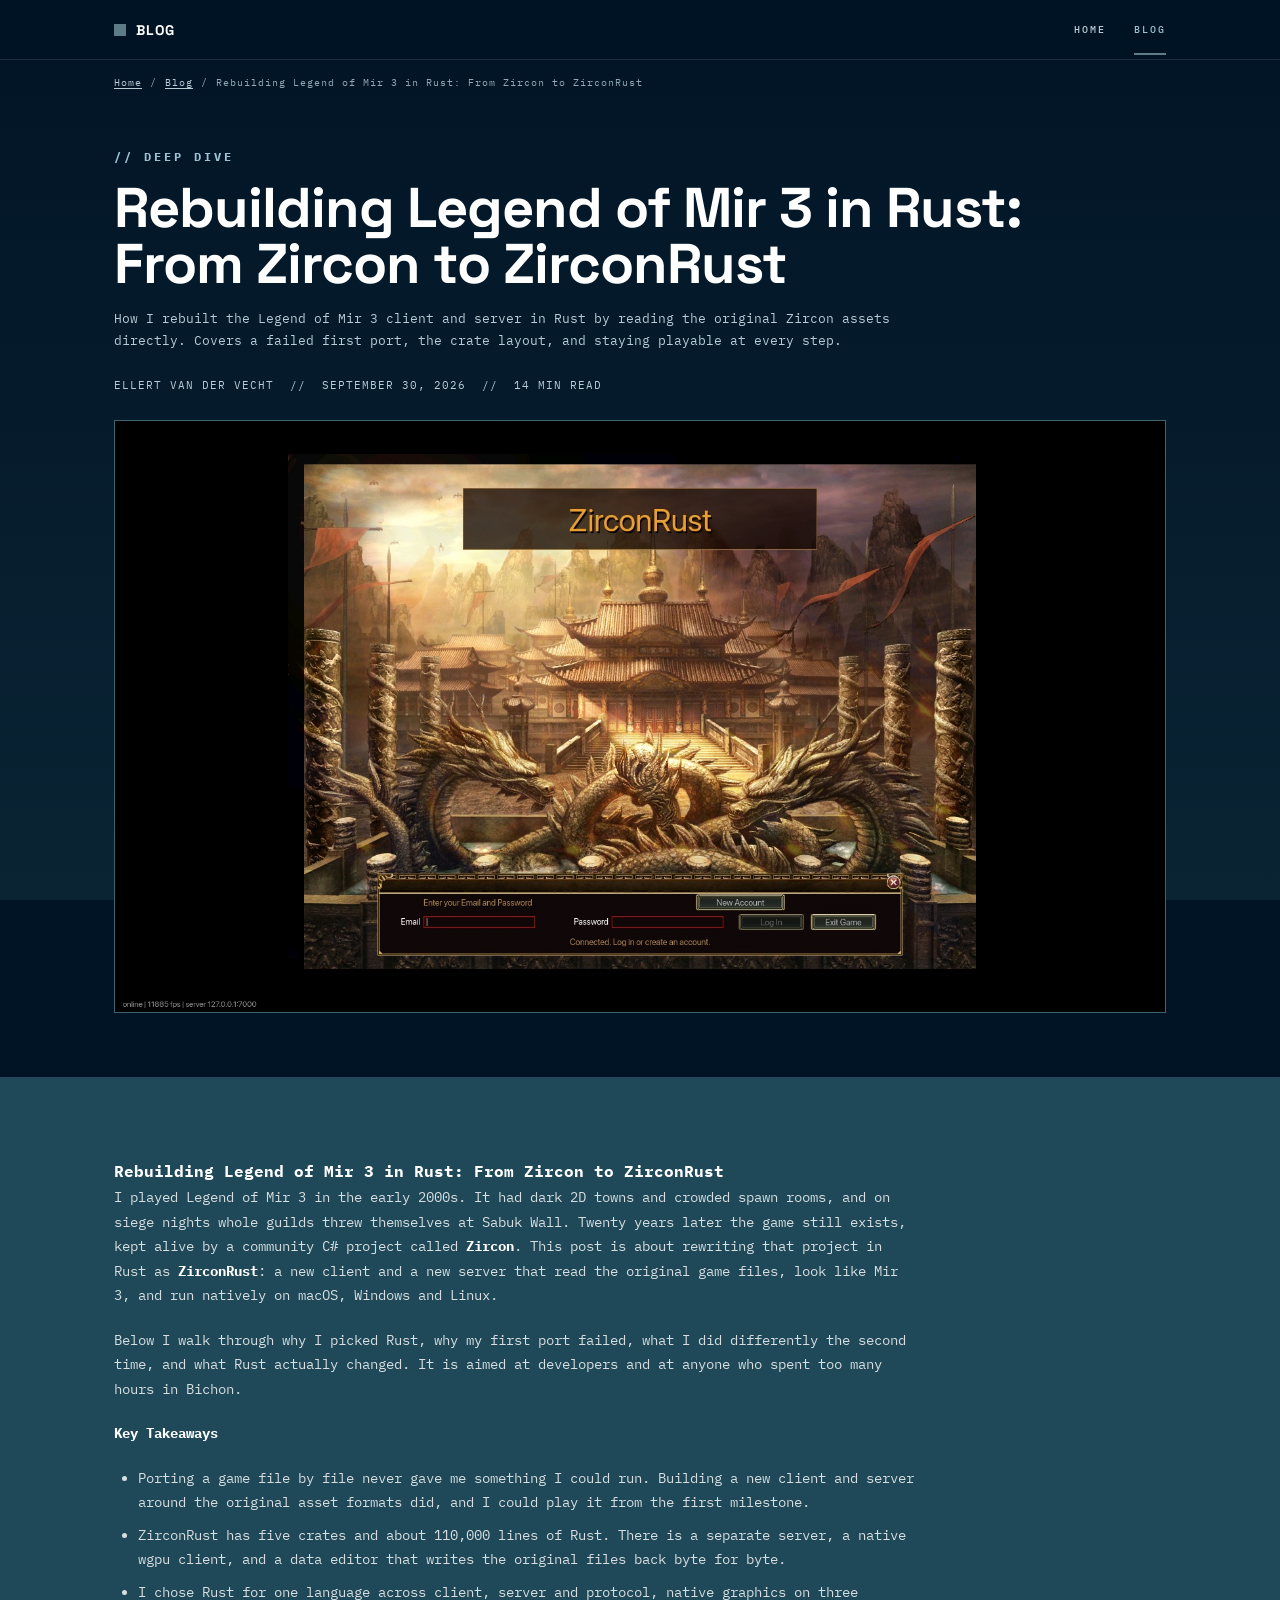
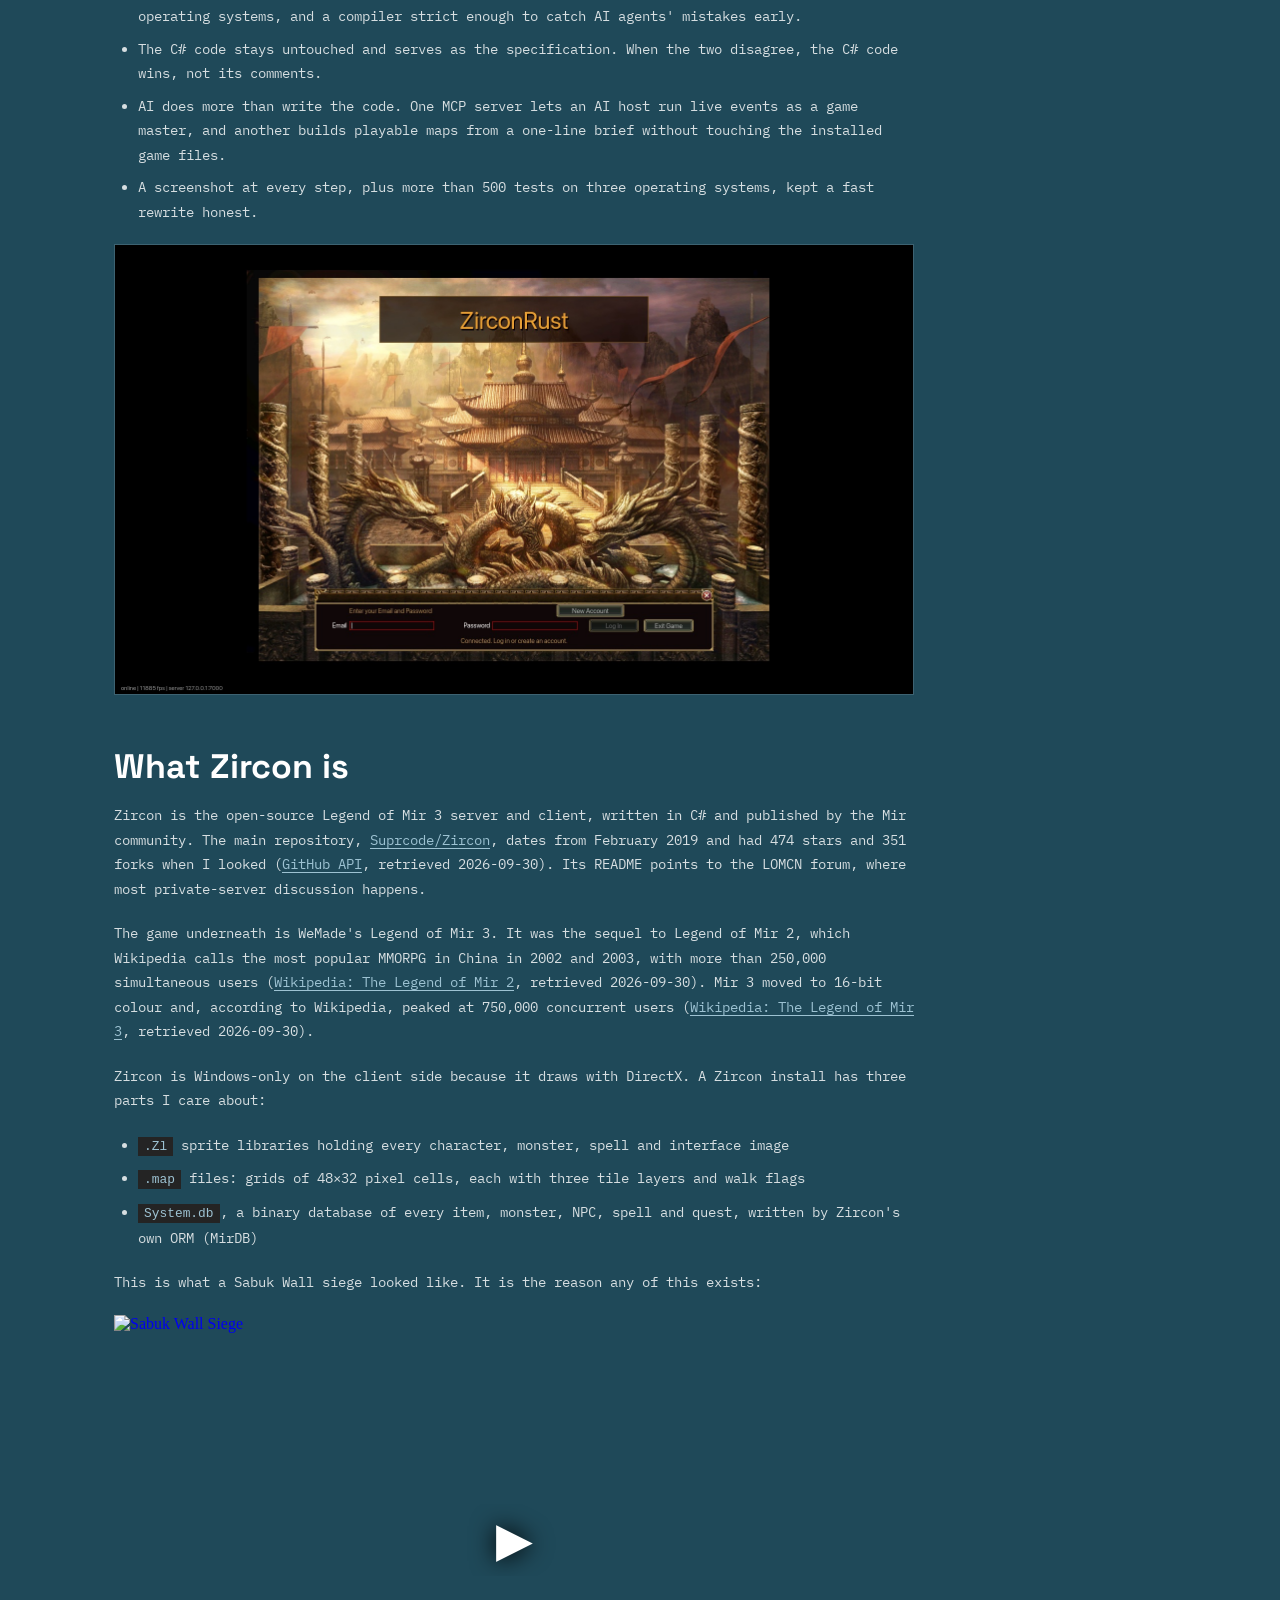
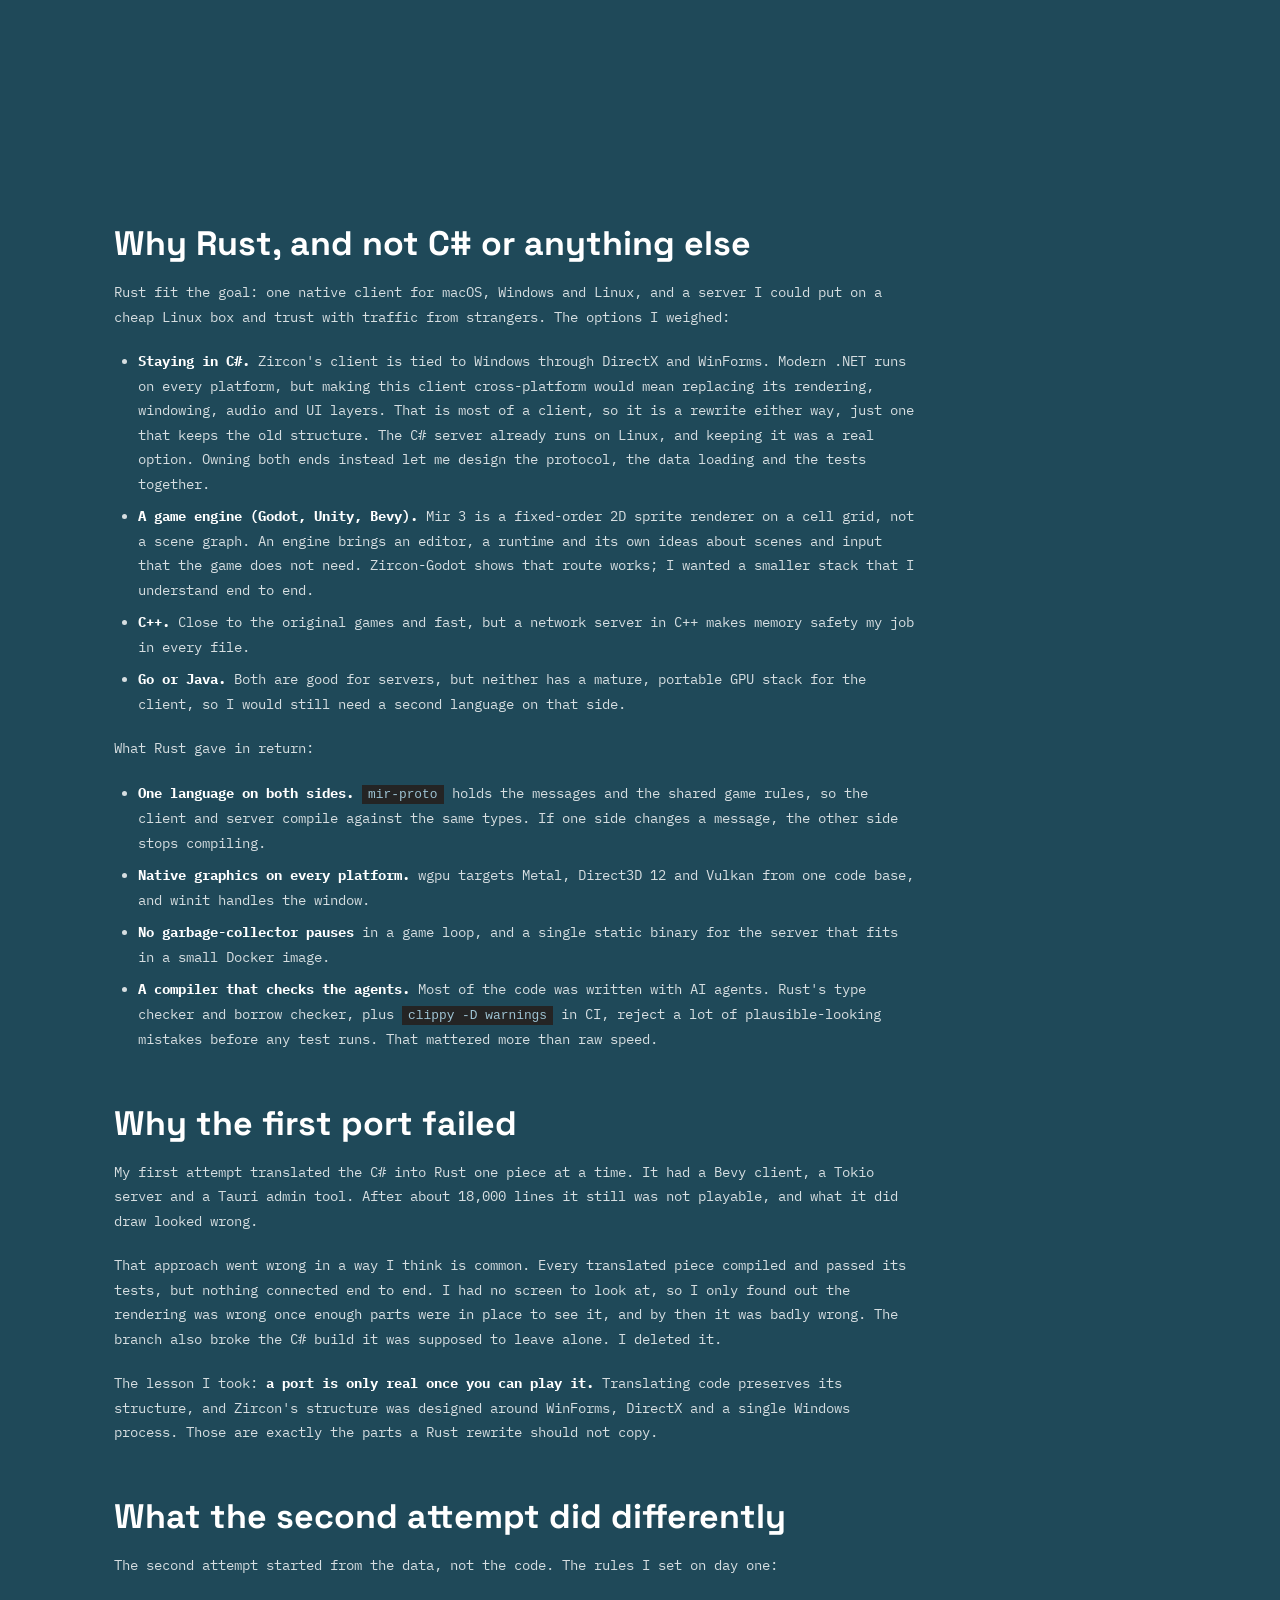
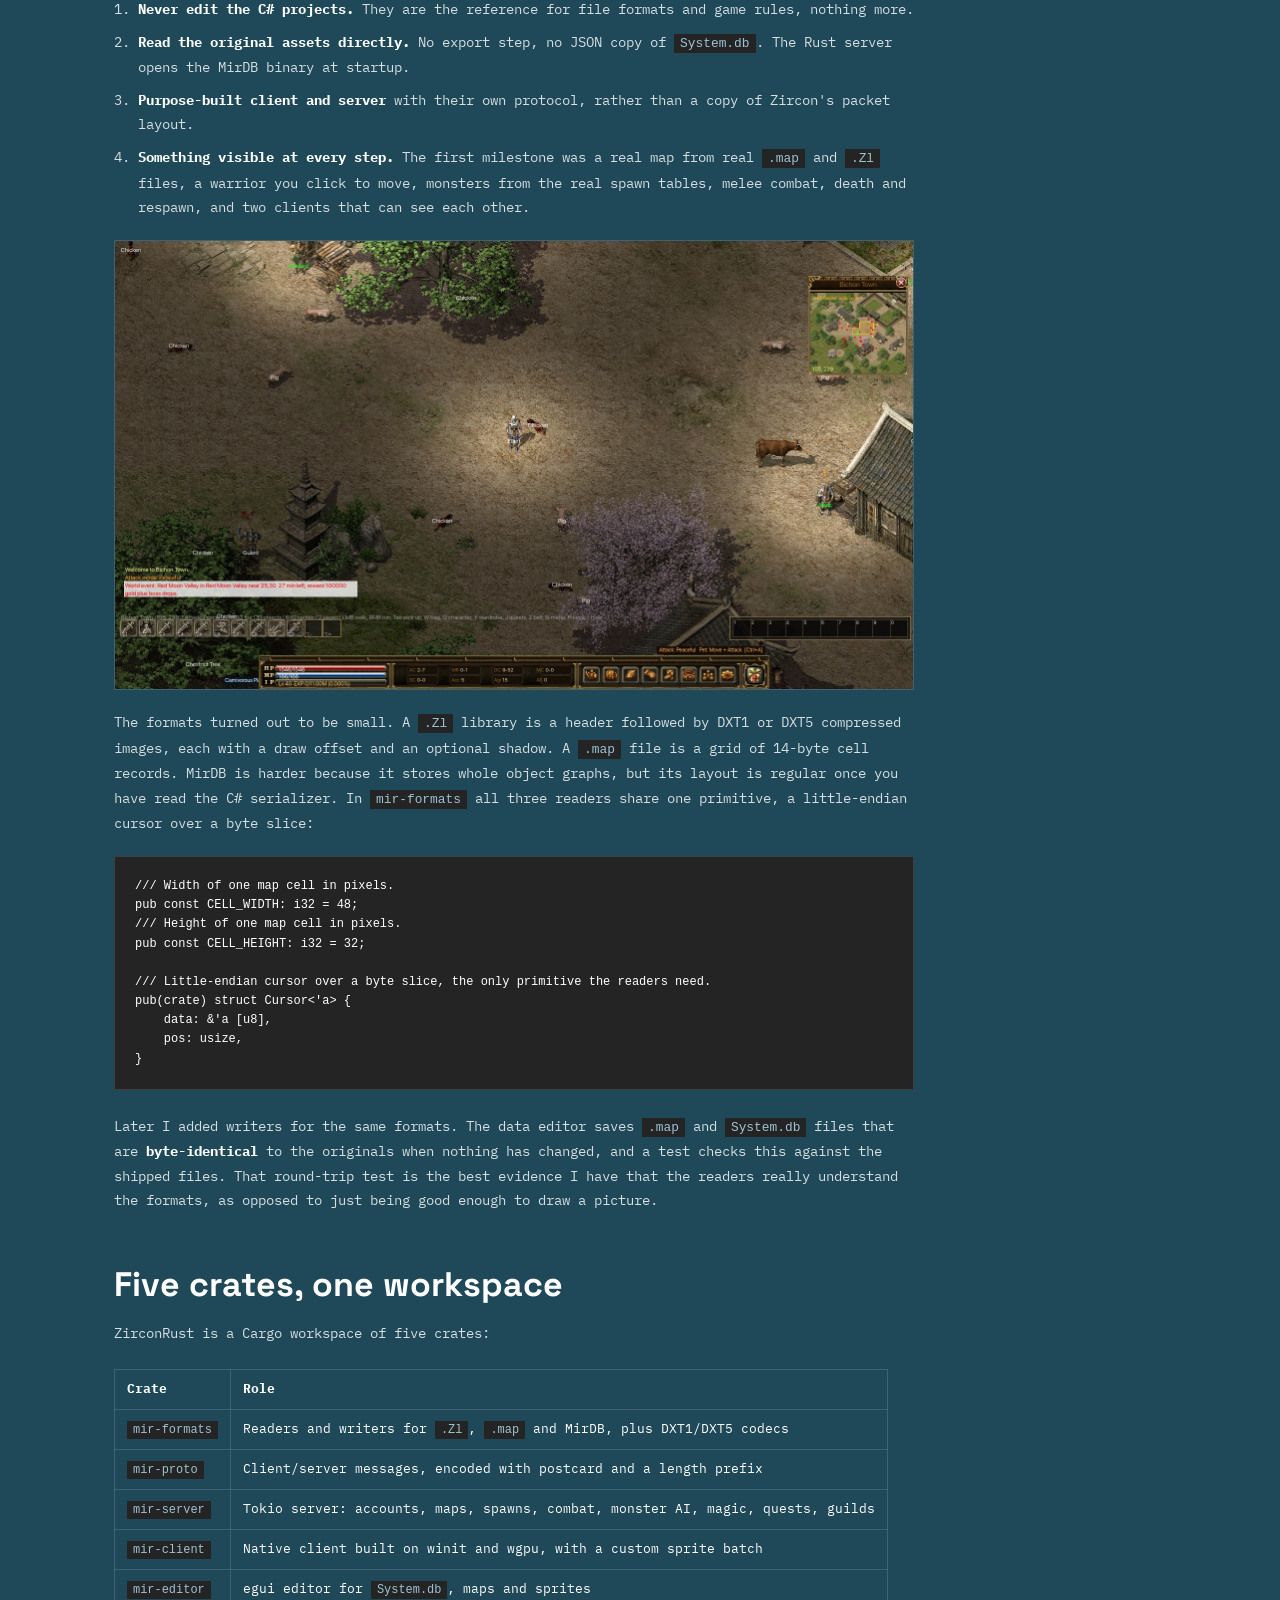
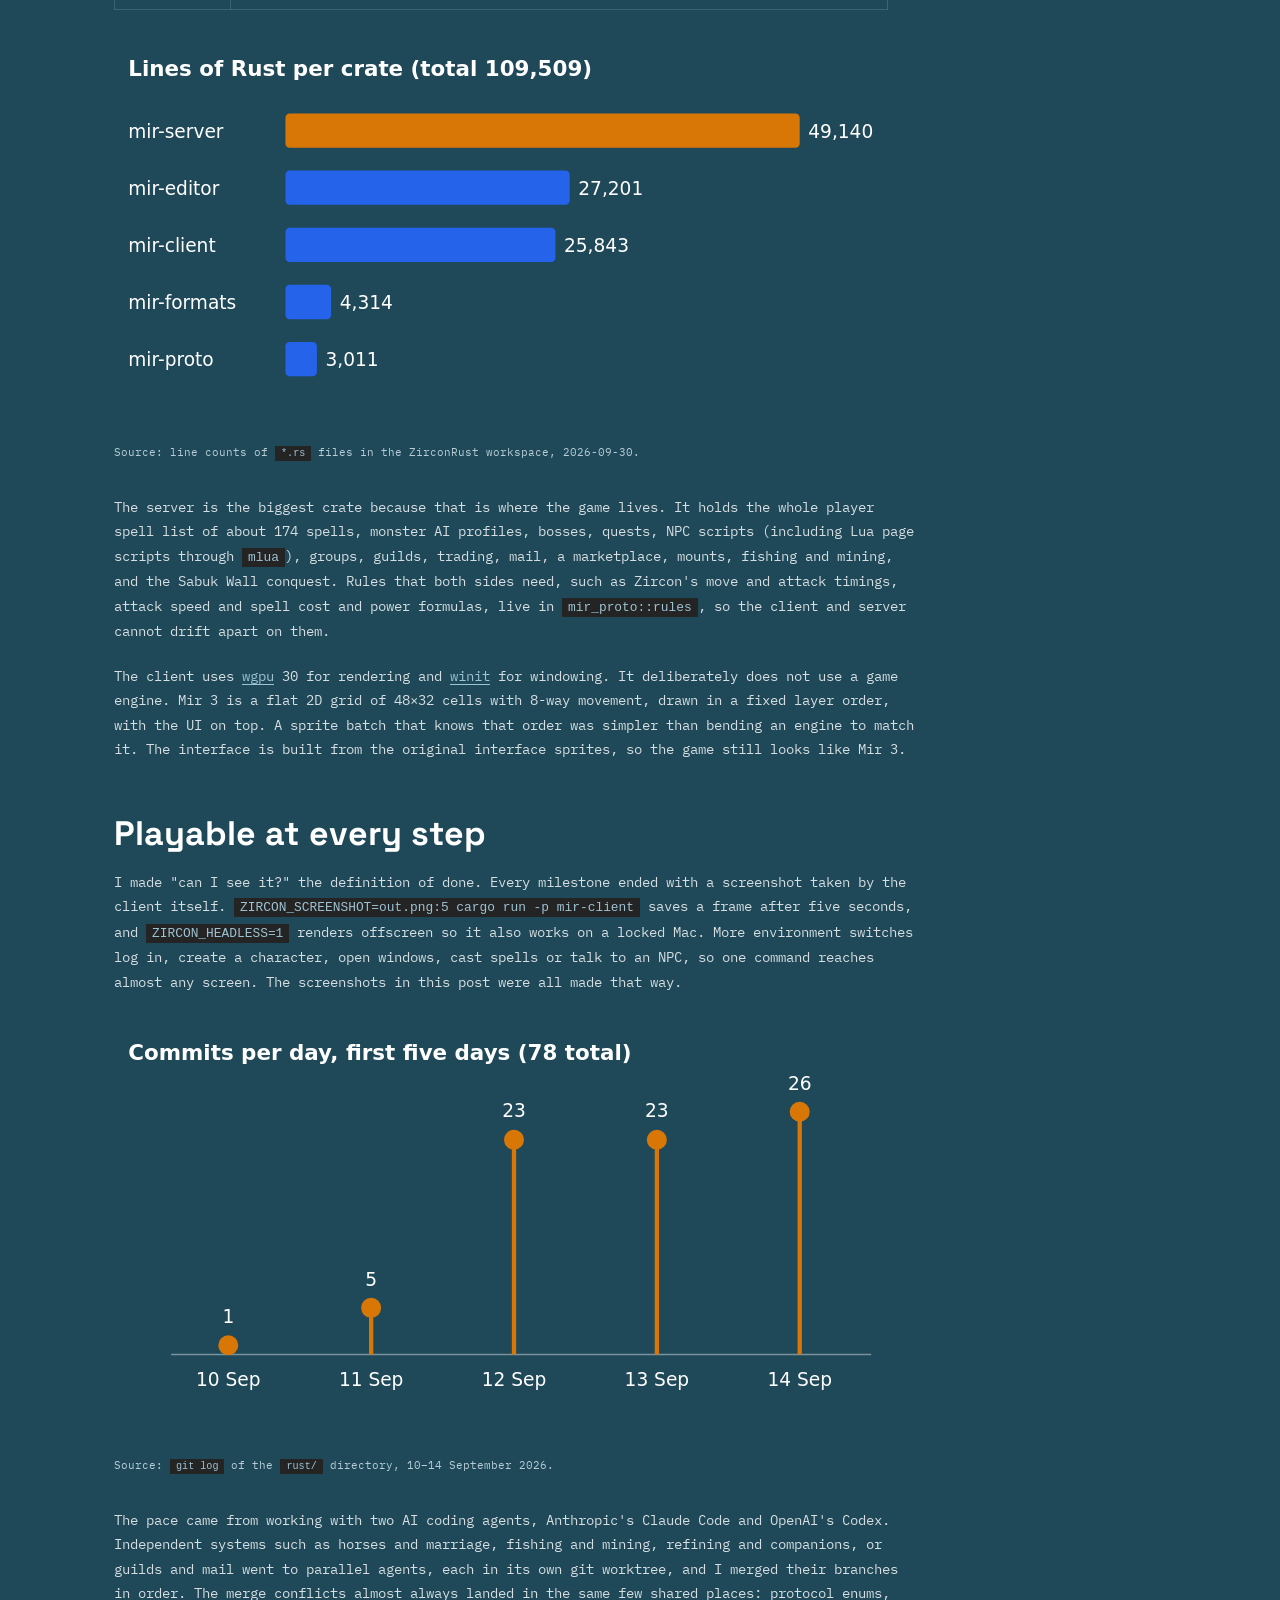
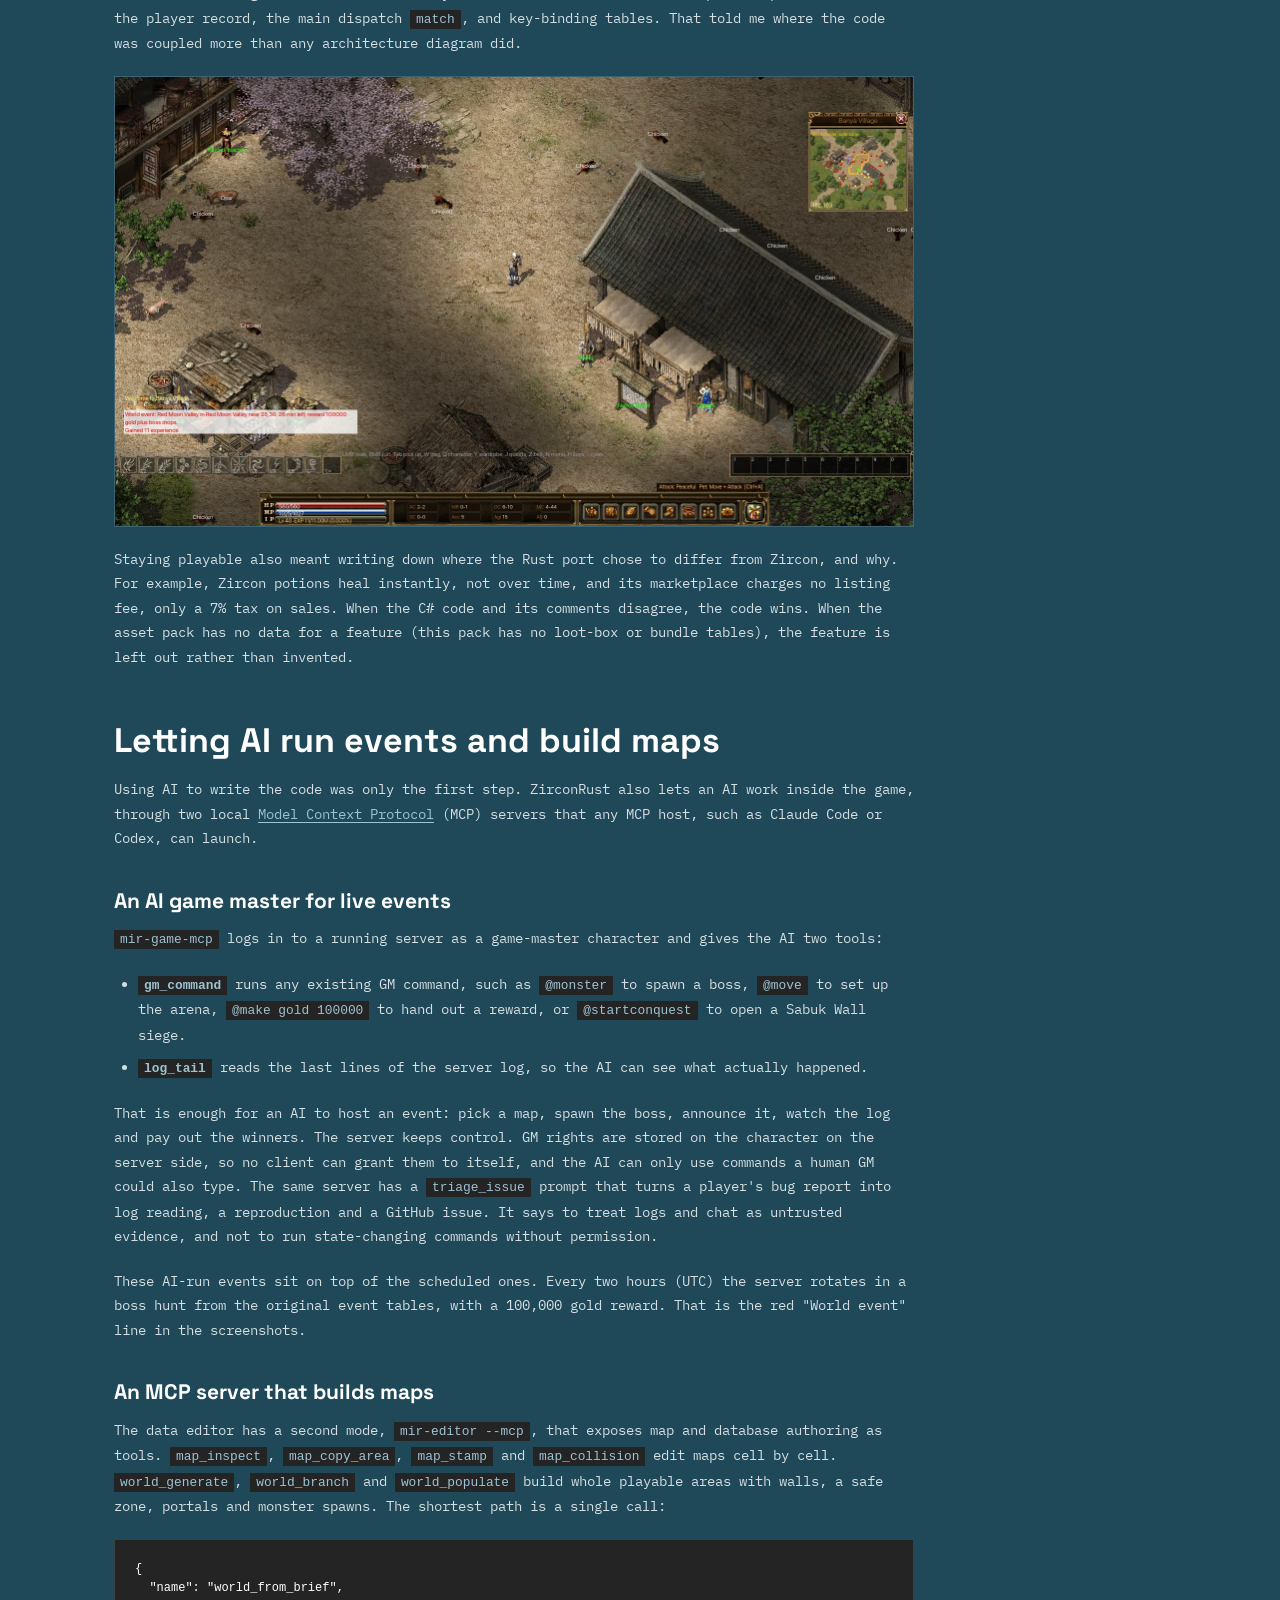
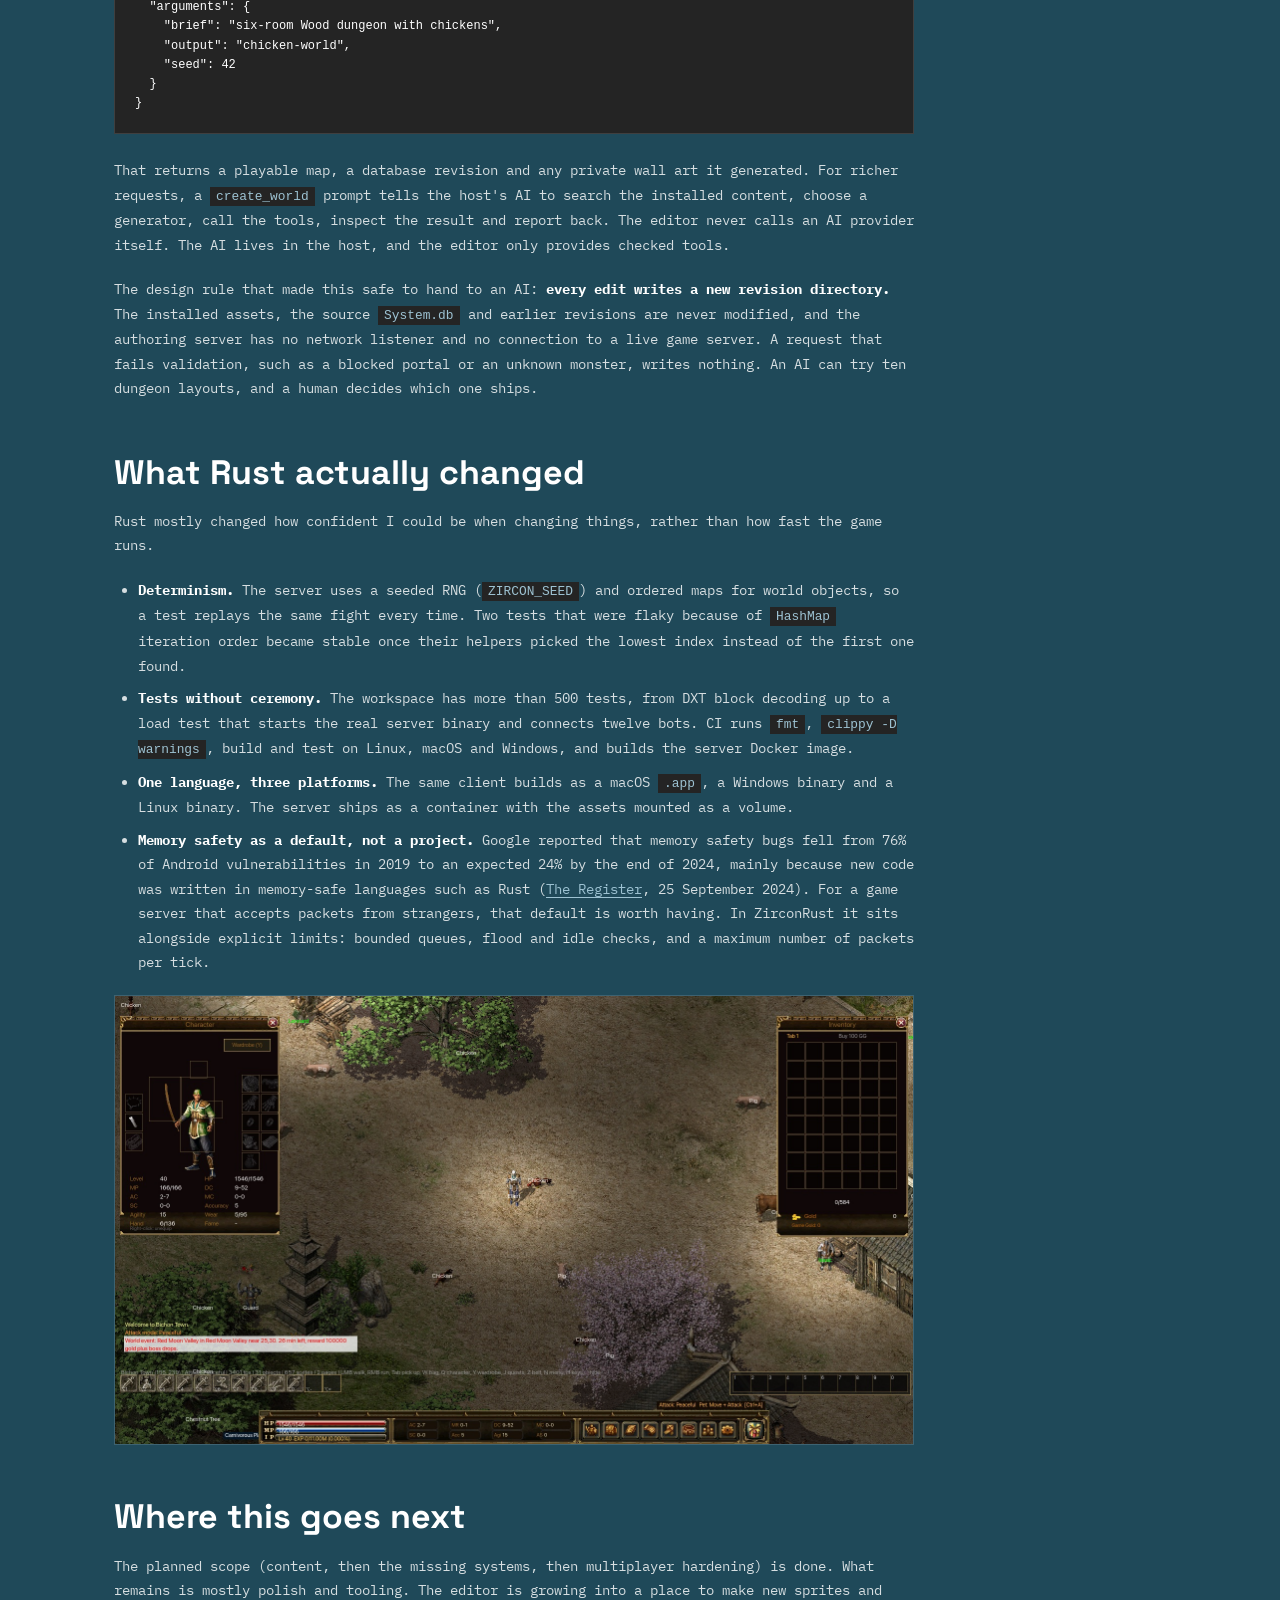
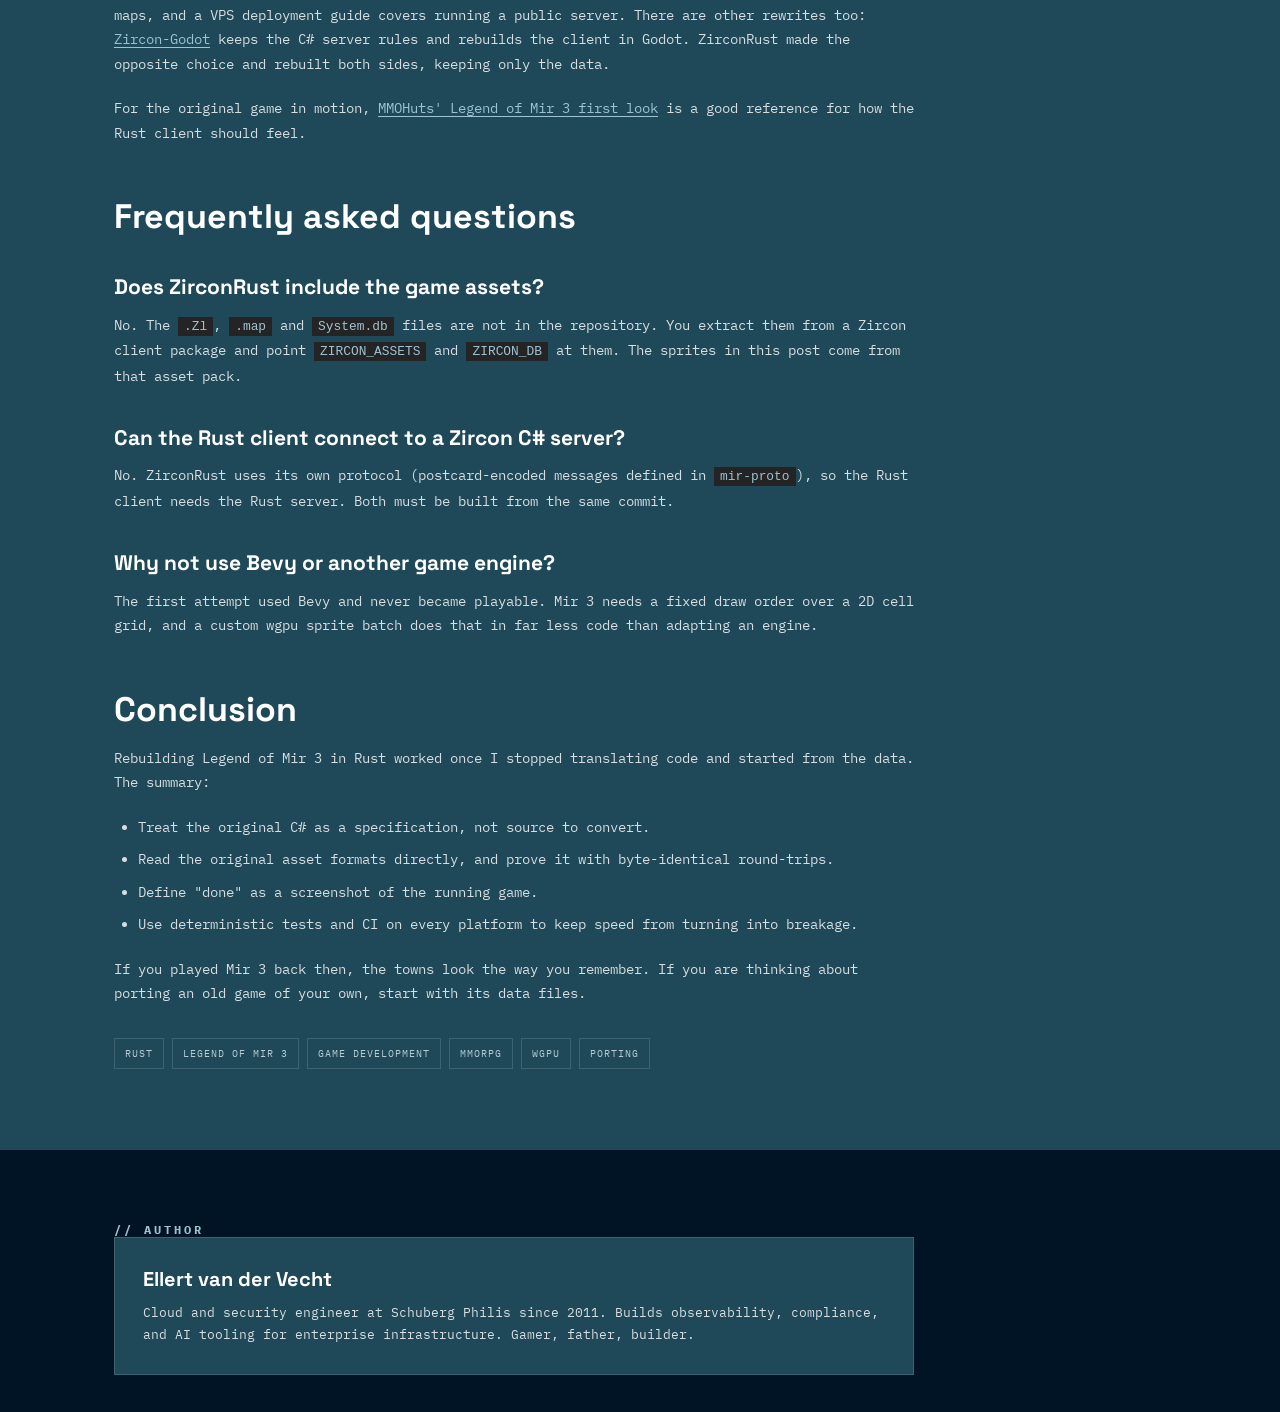
<file: docs/blog/converting-zircon-to-rust/preview.html>
<!doctype html><html lang="en"><head><meta charset="UTF-8"><meta name="viewport" content="width=device-width, initial-scale=1.0">
<title>Rebuilding Legend of Mir 3 in Rust: From Zircon to ZirconRust | Blog</title><link rel="preconnect" href="https://fonts.googleapis.com"><link rel="preconnect" href="https://fonts.gstatic.com" crossorigin><link href="https://fonts.googleapis.com/css2?family=Space+Grotesk:wght@400;700&family=IBM+Plex+Mono:wght@400;700&display=optional" rel="stylesheet"><style>:root{--white:#fff;--graphite:#242424;--steel:#5c7c89;--teal:#1f4959;--navy:#011425;--bg:var(--navy);--bg-gradient:linear-gradient(180deg, #011425 0%, #0a2434 100%);--surface:var(--teal);--surface2:#5c7c8947;--text:var(--white);--text-body:#ffffffd1;--text-muted:#b7ccd5;--text-dim:#8faab5;--text-gray:#b7ccd5;--border:#5c7c8980;--border-subtle:#5c7c8947;--accent:var(--steel);--accent-hover:#7a9aa7;--accent-text:#9dc2d2;--heading-accent:#7fa3b2;--code-bg:var(--graphite);--grotesk:"Space Grotesk", system-ui, sans-serif;--mono:"IBM Plex Mono", ui-monospace, SFMono-Regular, Menlo, monospace}*,:before,:after{box-sizing:border-box;margin:0;padding:0}html{scroll-behavior:smooth;-webkit-font-smoothing:antialiased;text-size-adjust:100%;overflow-x:hidden}body{font-family:var(--mono);background:var(--bg-gradient) fixed, var(--bg);color:var(--text);-webkit-tap-highlight-color:#5c7c894d;min-height:100%;overflow-x:hidden}a{color:var(--accent-text);text-decoration:none;transition:color .2s}a:hover{color:var(--accent-hover)}a:focus-visible{outline:2px solid var(--accent);outline-offset:3px}::selection{background:#5c7c898c}img{max-width:100%;height:auto;display:block}.wrap{max-width:1100px;margin:0 auto;padding:0 24px}.section{padding:100px 0}.nav{z-index:100;-webkit-backdrop-filter:blur(8px);border-bottom:1px solid var(--border-subtle);height:60px;padding-top:env(safe-area-inset-top,0);background:#011425f0;position:fixed;top:0;left:0;right:0}.nav-inner{justify-content:space-between;align-items:center;max-width:1100px;height:100%;margin:0 auto;padding:0 24px;display:flex}.nav-brand{font-family:var(--grotesk);color:var(--text);letter-spacing:1px;align-items:center;gap:10px;font-size:14px;font-weight:700;display:flex}.nav-dot{background:var(--accent);width:12px;height:12px}.nav-links{align-items:center;gap:28px;display:flex}.nav-link{color:var(--text-muted);letter-spacing:2px;text-transform:uppercase;font-size:10px;font-weight:500;font-family:var(--mono);align-items:center;min-height:44px;padding:4px 0;transition:color .15s;display:flex;position:relative}.nav-link:hover,.nav-link.active{color:var(--accent-text)}.nav-link:after{content:"";background:var(--accent);width:0;height:1.5px;transition:width .3s;position:absolute;bottom:-3px;left:0}.nav-link.active:after{width:100%}.nav-cta{cursor:pointer;background:0 0;border:1.5px solid #ffffff4d;border-radius:50%;justify-content:center;align-items:center;width:34px;height:34px;transition:border-color .2s,background .2s;display:flex}.nav-cta:hover{border-color:var(--accent-hover);background:#5c7c894d}.nav-cta svg{width:17px;height:17px;fill:var(--white)}.hamburger{cursor:pointer;background:0 0;border:none;width:44px;height:44px;display:none;position:relative}.hamburger span{background:var(--text);width:20px;height:1.5px;transition:all .3s;display:block;position:absolute;left:12px}.hamburger span:first-child{top:16px}.hamburger span:nth-child(2){top:21px}.hamburger span:nth-child(3){top:26px}.hamburger.open span:first-child{transform:translateY(5px)rotate(45deg)}.hamburger.open span:nth-child(2){opacity:0}.hamburger.open span:nth-child(3){transform:translateY(-5px)rotate(-45deg)}.mobile-drawer{background:var(--navy);border-bottom:1px solid var(--border);z-index:99;max-height:0;transition:max-height .3s;display:none;position:fixed;top:60px;left:0;right:0;overflow:hidden}.mobile-drawer.open{max-height:400px}.mobile-drawer a{color:var(--text-muted);letter-spacing:2px;text-transform:uppercase;border-top:1px solid var(--border-subtle);align-items:center;min-height:48px;padding:16px 24px;font-size:12px;font-weight:500;display:flex}.skip{background:var(--white);color:var(--navy);z-index:200;padding:10px 20px;font-weight:700;position:absolute;top:-100%;left:16px}.skip:focus{top:10px}main{padding-top:60px;overflow-x:hidden}.breadcrumb{color:var(--text-dim);letter-spacing:1px;padding:16px 0;font-size:10px}.breadcrumb a{color:var(--text-muted);text-underline-offset:2px;text-decoration:underline}.breadcrumb a:hover{color:var(--accent-text)}.breadcrumb span{color:var(--text-dim);margin:0 8px}.sec-label{color:var(--accent-text);letter-spacing:3px;margin-bottom:16px;font-size:12px;font-weight:700}.sec-title{font-family:var(--grotesk);color:var(--text);letter-spacing:-1px;overflow-wrap:break-word;margin-bottom:16px;font-size:clamp(22px,5vw,56px);font-weight:700;line-height:1}.sec-title .accent{color:var(--heading-accent)}.sec-sub{color:var(--text-muted);max-width:600px;font-size:13px;line-height:1.7}.blog-grid{grid-template-columns:repeat(2,1fr);gap:2px;margin-top:48px;display:grid}.blog-card{background:var(--surface);border:1px solid var(--border-subtle);color:inherit;flex-direction:column;gap:12px;padding:32px;transition:border-color .3s,transform .2s;display:flex}.blog-card:hover{border-color:var(--accent);color:inherit;transform:translateY(-2px)}.blog-card-tag{color:var(--accent-text);letter-spacing:2px;text-transform:uppercase;font-size:10px;font-weight:700}.blog-card-title{font-family:var(--grotesk);font-size:20px;font-weight:700;line-height:1.3}.blog-card-desc{color:var(--text-muted);flex:1;font-size:12px;line-height:1.6}.blog-card-meta{color:var(--text-dim);letter-spacing:1px;text-transform:uppercase;margin-top:auto;font-size:10px}.blog-card-link{color:var(--accent-text);letter-spacing:.5px;margin-top:8px;font-size:11px}.empty{color:var(--text-muted);padding:48px 0;font-size:13px;line-height:1.7}.empty code{background:var(--graphite);color:var(--accent-text);padding:2px 6px}.hero{padding:44px 0 64px}.eyebrow{color:var(--accent-text);letter-spacing:3px;text-transform:uppercase;font-size:12px;font-weight:700}.hero h1{max-width:930px;font:700 clamp(28px, 6vw, 56px)/1 var(--grotesk);letter-spacing:-1px;margin:16px 0}.dek{max-width:780px;color:var(--text-muted);font-size:13px;line-height:1.7}.meta{color:var(--text-muted);letter-spacing:1px;text-transform:uppercase;flex-wrap:wrap;gap:10px 16px;margin:26px 0 0;font-size:11px;display:flex}.hero-image{border:1px solid var(--border);background:var(--surface);width:100%;margin-top:28px}.article-shell{background:var(--surface);padding:80px 0}.article{max-width:800px;font-size:14px;line-height:1.75}.article h2{font:700 clamp(24px, 4vw, 34px)/1.18 var(--grotesk);margin:52px 0 16px}.article h2:first-child{margin-top:0}.article a{color:var(--accent-text)}.article h3{font:700 21px/1.3 var(--grotesk);margin:36px 0 12px}.article h4{font:700 16px/1.3 var(--grotesk);margin:28px 0 10px}.article p,.article li{color:var(--text-body)}.article p{margin:0 0 20px}.article ul,.article ol{margin:0 0 20px;padding-left:24px}.article li{margin:8px 0}.article strong{color:var(--text)}.article a{text-underline-offset:3px;text-decoration:underline}.article code{background:var(--graphite);color:var(--accent-text);padding:2px 6px;font-size:.92em}.article pre{border:1px solid #ffffff1f;margin:0 0 24px;padding:20px;font-size:12px;line-height:1.6;overflow:auto;background:var(--code-bg)!important}.article pre code{color:inherit;font-size:inherit;background:0 0;padding:0}.article blockquote{border-left:4px solid var(--accent);background:var(--surface2);color:var(--text-body);margin:28px 0;padding:18px 24px}.article blockquote p:last-child{margin-bottom:0}.article table{border-collapse:collapse;width:100%;max-width:100%;margin:24px 0;font-size:13px;display:block;overflow-x:auto}.article th,.article td{border:1px solid var(--border);text-align:left;padding:11px}.article th{color:var(--text)}.article figure{margin:32px 0}.article figcaption{color:var(--text-muted);margin-top:8px;font-size:11px}.article hr{border:0;border-top:1px solid var(--border);margin:40px 0}.article img{border:1px solid var(--border)}.sources,.faq,.author,.related{border-top:1px solid var(--border);padding:72px 0}.section-label{color:var(--accent-text);letter-spacing:3px;font-size:12px;font-weight:700}.section-title{font:700 clamp(28px, 5vw, 48px)/1.05 var(--grotesk);margin:12px 0 26px}.author-card{border:1px solid var(--border);background:var(--surface);max-width:800px;padding:28px}.author-card h2{font:700 20px/1.3 var(--grotesk);margin-bottom:10px}.author-card p{color:var(--text-body);font-size:13px;line-height:1.7}.author-card a{letter-spacing:1px;text-transform:uppercase;margin-top:12px;font-size:11px;display:inline-block}.related-grid{grid-template-columns:repeat(2,minmax(0,1fr));gap:16px;display:grid}.related-card{border:1px solid var(--border);background:var(--surface);padding:24px}.related-card h3{font:700 16px/1.35 var(--grotesk);margin:0 0 10px}.related-card p{color:var(--text-body);margin-bottom:12px;font-size:13px;line-height:1.6}.related-card a{letter-spacing:.5px;font-size:11px}.tags{flex-wrap:wrap;gap:8px;margin-top:32px;display:flex}.tag{letter-spacing:1px;text-transform:uppercase;color:var(--text-muted);border:1px solid var(--border);padding:6px 10px;font-size:10px}.home-hero{padding:96px 0 72px}.home-hero h1{font:700 clamp(36px, 8vw, 88px)/.95 var(--grotesk);letter-spacing:-2px;margin:16px 0 24px}.home-hero h1 .accent{color:var(--heading-accent)}.home-hero p{max-width:620px;color:var(--text-muted);font-size:14px;line-height:1.7}.home-actions{flex-wrap:wrap;gap:12px;margin-top:32px;display:flex}.pixel-div{width:100%;display:flex}.pixel-div div{flex:1;height:4px}.final-cta{border-top:2px solid var(--accent);text-align:center;flex-direction:column;align-items:center;gap:32px;padding:80px 24px;display:flex}.final-cta h2{font-family:var(--grotesk);letter-spacing:-1px;font-size:clamp(22px,5vw,48px);font-weight:700;line-height:1}.btn-primary{background:var(--accent);cursor:pointer;border:none;justify-content:center;align-items:center;height:56px;padding:0 36px;transition:background .2s;display:inline-flex}.btn-primary span{font-family:var(--grotesk);color:var(--white);letter-spacing:.5px;font-size:13px;font-weight:700}.btn-primary:hover{background:var(--accent-hover)}.btn-ghost{border:1px solid var(--steel);cursor:pointer;background:0 0;justify-content:center;align-items:center;height:56px;padding:0 28px;transition:border-color .2s,background .2s;display:inline-flex}.btn-ghost span{color:var(--white);font-size:12px}.btn-ghost:hover{border-color:var(--white);background:#ffffff0f}footer{padding:32px 0;padding-bottom:calc(32px + env(safe-area-inset-bottom,0));border-top:1px solid var(--border-subtle)}.footer-inner{flex-wrap:wrap;justify-content:space-between;align-items:center;gap:16px;display:flex}.footer-left{color:var(--text-dim);letter-spacing:1px;font-size:10px}.footer-left a{text-underline-offset:2px;text-decoration:underline}.footer-links{flex-wrap:wrap;gap:24px;list-style:none;display:flex}.footer-links a{color:var(--text-dim);letter-spacing:1px;text-transform:uppercase;font-size:10px}.footer-links a:hover{color:var(--white)}@media (prefers-reduced-motion:reduce){*,:before,:after{transition-duration:.01ms!important;animation-duration:.01ms!important}}@media (width<=768px){.nav-links{display:none}.hamburger,.mobile-drawer{display:block}.blog-grid{grid-template-columns:1fr}.section{padding:72px 0}.footer-inner{text-align:center;flex-direction:column}.footer-links{justify-content:center}.hero{padding-top:28px}.article-shell{padding:52px 0}.related-grid{grid-template-columns:1fr}}@media (width<=480px){.wrap{padding:0 16px}.blog-card-title{font-size:16px}.final-cta{padding:60px 16px}.article{font-size:13px}.article pre{padding:14px 16px;font-size:11px}.footer-left,.footer-links a{font-size:9px}}@media print{.nav,.mobile-drawer,.skip,.final-cta{display:none!important}main{padding-top:0!important}}

.article table{border-collapse:collapse;width:100%;display:block;overflow-x:auto}.article th,.article td{border:1px solid var(--border);padding:8px 12px;text-align:left}
.article img{max-width:100%;height:auto}.video-embed iframe{width:100%;height:auto;aspect-ratio:16/9;border:0}</style></head>
<body><header class="nav"><div class="nav-inner"><a href="#" class="nav-brand"><div class="nav-dot"></div>BLOG</a><nav class="nav-links"><a class="nav-link">HOME</a><a class="nav-link active">BLOG</a></nav></div></header>
<main id="main"><div class="wrap"><nav class="breadcrumb"><a>Home</a><span>/</span><a>Blog</a><span>/</span>Rebuilding Legend of Mir 3 in Rust: From Zircon to ZirconRust</nav></div>
<section class="hero"><div class="wrap"><div class="eyebrow">// DEEP DIVE</div><h1>Rebuilding Legend of Mir 3 in Rust: From Zircon to ZirconRust</h1><p class="dek">How I rebuilt the Legend of Mir 3 client and server in Rust by reading the original Zircon assets directly. Covers a failed first port, the crate layout, and staying playable at every step.</p>
<div class="meta"><span>Ellert van der Vecht</span><span>//</span><time>September 30, 2026</time><span>//</span><span>14 min read</span></div>
<img class="hero-image" src="images/login.jpg" alt=""></div></section>
<section class="article-shell"><div class="wrap"><article class="article"><h1 id="rebuilding-legend-of-mir-3-in-rust-from-zircon-to-zirconrust">Rebuilding Legend of Mir 3 in Rust: From Zircon to ZirconRust</h1>
<p>I played Legend of Mir 3 in the early 2000s. It had dark 2D towns and
crowded spawn rooms, and on siege nights whole guilds threw themselves at
Sabuk Wall. <!-- TODO(author): add a personal memory here: your server,
your class, a night you remember. --> Twenty years later the game still
exists, kept alive by a community C# project called <strong>Zircon</strong>. This post
is about rewriting that project in Rust as <strong>ZirconRust</strong>: a new client and
a new server that read the original game files, look like Mir 3, and run
natively on macOS, Windows and Linux.</p>
<p>Below I walk through why I picked Rust, why my first port failed, what I
did differently the second time, and what Rust actually changed. It is aimed at developers and at
anyone who spent too many hours in Bichon.</p>
<p><strong>Key Takeaways</strong></p>
<ul>
<li>Porting a game file by file never gave me something I could run.
  Building a new client and server around the original asset formats did,
  and I could play it from the first milestone.</li>
<li>ZirconRust has five crates and about 110,000 lines of Rust. There is a
  separate server, a native wgpu client, and a data editor that writes the
  original files back byte for byte.</li>
<li>I chose Rust for one language across client, server and protocol, native
  graphics on three operating systems, and a compiler strict enough to
  catch AI agents' mistakes early.</li>
<li>The C# code stays untouched and serves as the specification. When the
  two disagree, the C# code wins, not its comments.</li>
<li>AI does more than write the code. One MCP server lets an AI host run live
  events as a game master, and another builds playable maps from a
  one-line brief without touching the installed game files.</li>
<li>A screenshot at every step, plus more than 500 tests on three operating systems,
  kept a fast rewrite honest.</li>
</ul>
<p><img alt="The ZirconRust login screen: a palace flanked by stone dragons, with email and password fields and a New Account button." src="./images/login.jpg" /></p>
<h2 id="what-zircon-is">What Zircon is</h2>
<p>Zircon is the open-source Legend of Mir 3 server and client, written in C#
and published by the Mir community. The main repository,
<a href="https://github.com/Suprcode/Zircon">Suprcode/Zircon</a>, dates from February
2019 and had 474 stars and 351 forks when I looked
(<a href="https://api.github.com/repos/Suprcode/Zircon">GitHub API</a>, retrieved
2026-09-30). Its README points to the LOMCN forum, where most private-server
discussion happens.</p>
<p>The game underneath is WeMade's Legend of Mir 3. It was the sequel to Legend
of Mir 2, which Wikipedia calls the most popular MMORPG in China in 2002 and
2003, with more than 250,000 simultaneous users
(<a href="https://en.wikipedia.org/wiki/The_Legend_of_Mir_2">Wikipedia: The Legend of Mir 2</a>,
retrieved 2026-09-30). Mir 3 moved to 16-bit colour and, according to
Wikipedia, peaked at 750,000 concurrent users
(<a href="https://en.wikipedia.org/wiki/The_Legend_of_Mir_3">Wikipedia: The Legend of Mir 3</a>,
retrieved 2026-09-30).</p>
<p>Zircon is Windows-only on the client side because it draws with DirectX. A
Zircon install has three parts I care about:</p>
<ul>
<li><code>.Zl</code> sprite libraries holding every character, monster, spell and
  interface image</li>
<li><code>.map</code> files: grids of 48×32 pixel cells, each with three tile layers
  and walk flags</li>
<li><code>System.db</code>, a binary database of every item, monster, NPC, spell and
  quest, written by Zircon's own ORM (MirDB)</li>
</ul>
<p>This is what a Sabuk Wall siege looked like. It is the reason any of this
exists:</p>
<div class="video-embed">
  <iframe
    width="560" height="315"
    title="Sabuk Wall Siege (apexguild)"
    aria-label="YouTube video: Sabuk Wall Siege, a Legend of Mir 3 castle siege, by apexguild"
    loading="lazy"
    src="https://www.youtube-nocookie.com/embed/_geowvmGFpY"
    srcdoc="<style>*{padding:0;margin:0;overflow:hidden}html,body{height:100%}img,span{position:absolute;width:100%;top:0;bottom:0;margin:auto}span{height:1.5em;text-align:center;font:48px/1.5 sans-serif;color:white;text-shadow:0 0 0.5em black}</style><a href=https://www.youtube-nocookie.com/embed/_geowvmGFpY?autoplay=1><img src=https://img.youtube.com/vi/_geowvmGFpY/hqdefault.jpg alt='Sabuk Wall Siege'><span>▶</span></a>"
    frameborder="0"
    allow="accelerometer; autoplay; encrypted-media; gyroscope; picture-in-picture"
    allowfullscreen></iframe>
  <noscript><a href="https://www.youtube.com/watch?v=_geowvmGFpY">Watch "Sabuk Wall Siege" by apexguild on YouTube</a></noscript>
</div>

<h2 id="why-rust-and-not-c-or-anything-else">Why Rust, and not C# or anything else</h2>
<p>Rust fit the goal: one native client for macOS, Windows and Linux, and a
server I could put on a cheap Linux box and trust with traffic from
strangers. <!-- TODO(author): check these reasons are yours, and add any
personal ones. --> The options I weighed:</p>
<ul>
<li><strong>Staying in C#.</strong> Zircon's client is tied to Windows through DirectX and
  WinForms. Modern .NET runs on every platform, but making this client
  cross-platform would mean replacing its rendering, windowing, audio and
  UI layers. That is most of a client, so it is a rewrite either way, just
  one that keeps the old structure. The C# server already runs on Linux, and
  keeping it was a real option. Owning both ends instead let me design the
  protocol, the data loading and the tests together.</li>
<li><strong>A game engine (Godot, Unity, Bevy).</strong> Mir 3 is a fixed-order 2D sprite
  renderer on a cell grid, not a scene graph. An engine brings an editor,
  a runtime and its own ideas about scenes and input that the game does
  not need. Zircon-Godot shows that route works; I wanted a smaller stack
  that I understand end to end.</li>
<li><strong>C++.</strong> Close to the original games and fast, but a network server in
  C++ makes memory safety my job in every file.</li>
<li><strong>Go or Java.</strong> Both are good for servers, but neither has a mature,
  portable GPU stack for the client, so I would still need a second
  language on that side.</li>
</ul>
<p>What Rust gave in return:</p>
<ul>
<li><strong>One language on both sides.</strong> <code>mir-proto</code> holds the messages and the
  shared game rules, so the client and server compile against the same
  types. If one side changes a message, the other side stops compiling.</li>
<li><strong>Native graphics on every platform.</strong> wgpu targets Metal, Direct3D 12 and
  Vulkan from one code base, and winit handles the window.</li>
<li><strong>No garbage-collector pauses</strong> in a game loop, and a single static binary
  for the server that fits in a small Docker image.</li>
<li><strong>A compiler that checks the agents.</strong> Most of the code was written with
  AI agents. Rust's type checker and borrow checker, plus <code>clippy
  -D warnings</code> in CI, reject a lot of plausible-looking mistakes before any
  test runs. That mattered more than raw speed.</li>
</ul>
<h2 id="why-the-first-port-failed">Why the first port failed</h2>
<p>My first attempt translated the C# into Rust one piece at a time. It had a
Bevy client, a Tokio server and a Tauri admin tool. After about 18,000
lines it still was not playable, and what it did draw looked wrong.</p>
<!-- [PERSONAL EXPERIENCE] -->
<p>That approach went wrong in a way I think is common. Every translated piece
compiled and passed its tests, but nothing connected end to end. I had no
screen to look at, so I only found out the rendering was wrong once enough
parts were in place to see it, and by then it was badly wrong. The branch
also broke the C# build it was supposed to leave alone. I deleted it.</p>
<p>The lesson I took: <strong>a port is only real once you can play it.</strong> Translating
code preserves its structure, and Zircon's structure was designed around
WinForms, DirectX and a single Windows process. Those are exactly the parts
a Rust rewrite should not copy.</p>
<h2 id="what-the-second-attempt-did-differently">What the second attempt did differently</h2>
<p>The second attempt started from the data, not the code. The rules I set on
day one:</p>
<ol>
<li><strong>Never edit the C# projects.</strong> They are the reference for file formats
   and game rules, nothing more.</li>
<li><strong>Read the original assets directly.</strong> No export step, no JSON copy of
   <code>System.db</code>. The Rust server opens the MirDB binary at startup.</li>
<li><strong>Purpose-built client and server</strong> with their own protocol, rather
   than a copy of Zircon's packet layout.</li>
<li><strong>Something visible at every step.</strong> The first milestone was a real map
   from real <code>.map</code> and <code>.Zl</code> files, a warrior you click to move, monsters
   from the real spawn tables, melee combat, death and respawn, and two
   clients that can see each other.</li>
</ol>
<p><img alt="A level-40 warrior stands in Bichon Town among chickens, pigs and a cow, with a pagoda, a blossom tree and the minimap in the corner." src="./images/world.jpg" /></p>
<p>The formats turned out to be small. A <code>.Zl</code> library is a header followed by
DXT1 or DXT5 compressed images, each with a draw offset and an optional
shadow. A <code>.map</code> file is a grid of 14-byte cell records. MirDB is harder
because it stores whole object graphs, but its layout is regular once you
have read the C# serializer. In <code>mir-formats</code> all three readers share one
primitive, a little-endian cursor over a byte slice:</p>
<pre><code class="language-rust">/// Width of one map cell in pixels.
pub const CELL_WIDTH: i32 = 48;
/// Height of one map cell in pixels.
pub const CELL_HEIGHT: i32 = 32;

/// Little-endian cursor over a byte slice, the only primitive the readers need.
pub(crate) struct Cursor&lt;'a&gt; {
    data: &amp;'a [u8],
    pos: usize,
}
</code></pre>
<!-- [UNIQUE INSIGHT] -->
<p>Later I added writers for the same formats. The data editor saves <code>.map</code> and
<code>System.db</code> files that are <strong>byte-identical</strong> to the originals when nothing
has changed, and a test checks this against the shipped files. That
round-trip test is the best evidence I have that the readers really
understand the formats, as opposed to just being good enough to draw a
picture.</p>
<h2 id="five-crates-one-workspace">Five crates, one workspace</h2>
<p>ZirconRust is a Cargo workspace of five crates:</p>
<table>
<thead>
<tr>
<th>Crate</th>
<th>Role</th>
</tr>
</thead>
<tbody>
<tr>
<td><code>mir-formats</code></td>
<td>Readers and writers for <code>.Zl</code>, <code>.map</code> and MirDB, plus DXT1/DXT5 codecs</td>
</tr>
<tr>
<td><code>mir-proto</code></td>
<td>Client/server messages, encoded with postcard and a length prefix</td>
</tr>
<tr>
<td><code>mir-server</code></td>
<td>Tokio server: accounts, maps, spawns, combat, monster AI, magic, quests, guilds</td>
</tr>
<tr>
<td><code>mir-client</code></td>
<td>Native client built on winit and wgpu, with a custom sprite batch</td>
</tr>
<tr>
<td><code>mir-editor</code></td>
<td>egui editor for <code>System.db</code>, maps and sprites</td>
</tr>
</tbody>
</table>
<!-- [ORIGINAL DATA] -->
<figure>
  <svg viewBox="0 0 560 270" role="img" aria-labelledby="loc-title loc-desc" xmlns="http://www.w3.org/2000/svg" style="max-width:100%;height:auto;font-family:system-ui,sans-serif">
    <title id="loc-title">Lines of Rust per ZirconRust crate</title>
    <desc id="loc-desc">Horizontal bar chart. mir-server 49,140 lines; mir-editor 27,201; mir-client 25,843; mir-formats 4,314; mir-proto 3,011. Total 109,509.</desc>
    <text x="10" y="24" fill="currentColor" font-size="15" font-weight="600">Lines of Rust per crate (total 109,509)</text>
    <g font-size="13" fill="currentColor">
      <text x="10" y="67">mir-server</text>
      <rect x="120" y="50" width="360" height="24" rx="3" fill="#d97706"/>
      <text x="486" y="67">49,140</text>
      <text x="10" y="107">mir-editor</text>
      <rect x="120" y="90" width="199" height="24" rx="3" fill="#2563eb"/>
      <text x="325" y="107">27,201</text>
      <text x="10" y="147">mir-client</text>
      <rect x="120" y="130" width="189" height="24" rx="3" fill="#2563eb"/>
      <text x="315" y="147">25,843</text>
      <text x="10" y="187">mir-formats</text>
      <rect x="120" y="170" width="32" height="24" rx="3" fill="#2563eb"/>
      <text x="158" y="187">4,314</text>
      <text x="10" y="227">mir-proto</text>
      <rect x="120" y="210" width="22" height="24" rx="3" fill="#2563eb"/>
      <text x="148" y="227">3,011</text>
    </g>
  </svg>
  <figcaption>Source: line counts of <code>*.rs</code> files in the ZirconRust workspace, 2026-09-30.</figcaption>
</figure>

<p>The server is the biggest crate because that is where the game lives. It
holds the whole player spell list of about 174 spells, monster AI profiles,
bosses, quests, NPC scripts (including Lua page scripts through <code>mlua</code>),
groups, guilds, trading, mail, a marketplace, mounts, fishing and mining,
and the Sabuk Wall conquest. Rules that both sides need, such as Zircon's move
and attack timings, attack speed and spell cost and power formulas, live in
<code>mir_proto::rules</code>, so the client and server cannot drift apart on them.</p>
<p>The client uses <a href="https://crates.io/crates/wgpu">wgpu</a> 30 for rendering and
<a href="https://crates.io/crates/winit">winit</a> for windowing. It deliberately does
not use a game engine. Mir 3 is a flat 2D grid of 48×32 cells with 8-way
movement, drawn in a fixed layer order, with the UI on top. A sprite batch
that knows that order was simpler than bending an engine
to match it. The interface is built from the original interface sprites, so
the game still looks like Mir 3.</p>
<h2 id="playable-at-every-step">Playable at every step</h2>
<p>I made "can I see it?" the definition of done. Every milestone ended with
a screenshot taken by the client itself.
<code>ZIRCON_SCREENSHOT=out.png:5 cargo run -p mir-client</code> saves a frame after
five seconds, and <code>ZIRCON_HEADLESS=1</code> renders offscreen so it also works on
a locked Mac. More environment switches log in, create a character, open
windows, cast spells or talk to an NPC, so one command reaches almost any
screen. The screenshots in this post were all made that way.</p>
<!-- [ORIGINAL DATA] -->
<figure>
  <svg viewBox="0 0 560 290" role="img" aria-labelledby="cm-title cm-desc" xmlns="http://www.w3.org/2000/svg" style="max-width:100%;height:auto;font-family:system-ui,sans-serif">
    <title id="cm-title">Commits per day in the first five days of ZirconRust</title>
    <desc id="cm-desc">Lollipop chart of commits touching the rust directory: 10 September 2026, 1; 11 September, 5; 12 September, 23; 13 September, 23; 14 September, 26. 78 commits in total.</desc>
    <text x="10" y="24" fill="currentColor" font-size="15" font-weight="600">Commits per day, first five days (78 total)</text>
    <line x1="40" y1="230" x2="530" y2="230" stroke="currentColor" stroke-opacity="0.4"/>
    <g stroke="#d97706" stroke-width="3">
      <line x1="80" y1="230" x2="80" y2="223.5"/>
      <line x1="180" y1="230" x2="180" y2="197.3"/>
      <line x1="280" y1="230" x2="280" y2="79.6"/>
      <line x1="380" y1="230" x2="380" y2="79.6"/>
      <line x1="480" y1="230" x2="480" y2="60"/>
    </g>
    <g fill="#d97706">
      <circle cx="80" cy="223.5" r="7"/>
      <circle cx="180" cy="197.3" r="7"/>
      <circle cx="280" cy="79.6" r="7"/>
      <circle cx="380" cy="79.6" r="7"/>
      <circle cx="480" cy="60" r="7"/>
    </g>
    <g font-size="13" fill="currentColor" text-anchor="middle">
      <text x="80" y="208">1</text>
      <text x="180" y="182">5</text>
      <text x="280" y="64">23</text>
      <text x="380" y="64">23</text>
      <text x="480" y="45">26</text>
      <text x="80" y="252">10 Sep</text>
      <text x="180" y="252">11 Sep</text>
      <text x="280" y="252">12 Sep</text>
      <text x="380" y="252">13 Sep</text>
      <text x="480" y="252">14 Sep</text>
    </g>
  </svg>
  <figcaption>Source: <code>git log</code> of the <code>rust/</code> directory, 10–14 September 2026.</figcaption>
</figure>

<!-- [PERSONAL EXPERIENCE] -->
<p>The pace came from working with two AI coding agents, Anthropic's Claude
Code and OpenAI's Codex. <!-- TODO(author): say how you split work between
Claude and Codex, if you want to. --> Independent systems such as horses
and marriage, fishing and mining, refining and companions, or guilds and
mail went to parallel agents, each in its own git worktree, and
I merged their branches in order. The merge conflicts almost always landed
in the same few shared places: protocol enums, the player record, the main
dispatch <code>match</code>, and key-binding tables. That told me where the code was
coupled more than any architecture diagram did.</p>
<p><img alt="A wizard stands in Banya Village next to a large tiled-roof building, with a shop NPC, a market stall and the minimap in view." src="./images/cast.jpg" /></p>
<p>Staying playable also meant writing down where the Rust port chose to
differ from Zircon, and why. For example, Zircon potions heal instantly, not
over time, and its marketplace charges no listing fee, only a 7% tax on
sales. When the C# code and its comments disagree, the code wins. When the
asset pack has no data for a feature (this pack has no loot-box or bundle
tables), the feature is left out rather than invented.</p>
<h2 id="letting-ai-run-events-and-build-maps">Letting AI run events and build maps</h2>
<p>Using AI to write the code was only the first step. ZirconRust also lets an
AI work inside the game, through two local
<a href="https://modelcontextprotocol.io/">Model Context Protocol</a> (MCP) servers
that any MCP host, such as Claude Code or Codex, can launch.</p>
<h3 id="an-ai-game-master-for-live-events">An AI game master for live events</h3>
<p><code>mir-game-mcp</code> logs in to a running server as a game-master character and
gives the AI two tools:</p>
<ul>
<li><strong><code>gm_command</code></strong> runs any existing GM command, such as <code>@monster</code> to spawn
  a boss, <code>@move</code> to set up the arena, <code>@make gold 100000</code> to hand out a
  reward, or <code>@startconquest</code> to open a Sabuk Wall siege.</li>
<li><strong><code>log_tail</code></strong> reads the last lines of the server log, so the AI can see
  what actually happened.</li>
</ul>
<p>That is enough for an AI to host an event: pick a map, spawn the boss,
announce it, watch the log and pay out the winners. <!-- TODO(author): add
an event the AI actually ran, and how players reacted. --> The server keeps
control. GM rights are stored on the character on the server side, so no
client can grant them to itself, and the AI can only use commands a human
GM could also type. The same server has a <code>triage_issue</code> prompt that turns
a player's bug report into log reading, a reproduction and a GitHub issue.
It says to treat logs and chat as untrusted evidence, and not to run
state-changing commands without permission.</p>
<p>These AI-run events sit on top of the scheduled ones. Every two hours (UTC)
the server rotates in a boss hunt from the original event tables, with a
100,000 gold reward. That is the red "World event" line in the screenshots.</p>
<h3 id="an-mcp-server-that-builds-maps">An MCP server that builds maps</h3>
<p>The data editor has a second mode, <code>mir-editor --mcp</code>, that exposes map and
database authoring as tools. <code>map_inspect</code>, <code>map_copy_area</code>, <code>map_stamp</code>
and <code>map_collision</code> edit maps cell by cell. <code>world_generate</code>,
<code>world_branch</code> and <code>world_populate</code> build whole playable areas with walls,
a safe zone, portals and monster spawns. The shortest path is a single
call:</p>
<pre><code class="language-json">{
  &quot;name&quot;: &quot;world_from_brief&quot;,
  &quot;arguments&quot;: {
    &quot;brief&quot;: &quot;six-room Wood dungeon with chickens&quot;,
    &quot;output&quot;: &quot;chicken-world&quot;,
    &quot;seed&quot;: 42
  }
}
</code></pre>
<p>That returns a playable map, a database revision and any private wall art
it generated. For richer requests, a <code>create_world</code> prompt tells the
host's AI to search the installed content, choose a generator, call the
tools, inspect the result and report back. The editor never calls an AI
provider itself. The AI lives in the host, and the editor only provides
checked tools.</p>
<!-- [UNIQUE INSIGHT] -->
<p>The design rule that made this safe to hand to an AI: <strong>every edit writes a
new revision directory.</strong> The installed assets, the source <code>System.db</code> and
earlier revisions are never modified, and the authoring server has no
network listener and no connection to a live game server. A request that
fails validation, such as a blocked portal or an unknown monster, writes
nothing. An AI can try ten dungeon layouts, and a human decides which one
ships.</p>
<h2 id="what-rust-actually-changed">What Rust actually changed</h2>
<p>Rust mostly changed how confident I could be when changing things, rather
than how fast the game runs.</p>
<ul>
<li><strong>Determinism.</strong> The server uses a seeded RNG (<code>ZIRCON_SEED</code>) and ordered
  maps for world objects, so a test replays the same fight every time. Two
  tests that were flaky because of <code>HashMap</code> iteration order became stable
  once their helpers picked the lowest index instead of the first one found.</li>
<li><strong>Tests without ceremony.</strong> The workspace has more than 500 tests,
  from DXT block decoding up to a load test that starts the real server
  binary and connects twelve bots. CI runs <code>fmt</code>, <code>clippy -D warnings</code>,
  build and test on Linux, macOS and Windows, and builds the server Docker
  image.</li>
<li><strong>One language, three platforms.</strong> The same client builds as a macOS
  <code>.app</code>, a Windows binary and a Linux binary. The server ships as a
  container with the assets mounted as a volume.</li>
<li><strong>Memory safety as a default, not a project.</strong> Google reported that memory
  safety bugs fell from 76% of Android vulnerabilities in 2019 to an
  expected 24% by the end of 2024, mainly because new code was written in
  memory-safe languages such as Rust
  (<a href="https://www.theregister.com/2024/09/25/google_rust_safe_code_android/">The Register</a>,
  25 September 2024). For a game server that accepts packets from strangers,
  that default is worth having. In ZirconRust it sits alongside explicit
  limits: bounded queues, flood and idle checks, and a maximum number of
  packets per tick.</li>
</ul>
<p><img alt="The character window showing a level-40 warrior's equipment and stats, next to an empty inventory grid, over Bichon Town." src="./images/windows.jpg" /></p>
<h2 id="where-this-goes-next">Where this goes next</h2>
<!-- TODO(author): confirm plans and add anything you want to call out. -->
<p>The planned scope (content, then the missing systems, then multiplayer
hardening) is done. What remains is mostly polish and tooling. The editor
is growing into a place to make new sprites and maps, and a VPS deployment
guide covers running a public server. There are other rewrites too:
<a href="https://github.com/iamcheyan/Zircon-Godot">Zircon-Godot</a> keeps the C#
server rules and rebuilds the client in Godot. ZirconRust made the opposite
choice and rebuilt both sides, keeping only the data.</p>
<p>For the original game in motion,
<a href="https://www.youtube.com/watch?v=DDDHK14QjIk">MMOHuts' Legend of Mir 3 first look</a>
is a good reference for how the Rust client should feel.</p>
<h2 id="frequently-asked-questions">Frequently asked questions</h2>
<h3 id="does-zirconrust-include-the-game-assets">Does ZirconRust include the game assets?</h3>
<p>No. The <code>.Zl</code>, <code>.map</code> and <code>System.db</code> files are not in the repository. You
extract them from a Zircon client package and point <code>ZIRCON_ASSETS</code> and
<code>ZIRCON_DB</code> at them. The sprites in this post come from that asset pack.</p>
<h3 id="can-the-rust-client-connect-to-a-zircon-c-server">Can the Rust client connect to a Zircon C# server?</h3>
<p>No. ZirconRust uses its own protocol (postcard-encoded messages defined in
<code>mir-proto</code>), so the Rust client needs the Rust server. Both must be built
from the same commit.</p>
<h3 id="why-not-use-bevy-or-another-game-engine">Why not use Bevy or another game engine?</h3>
<p>The first attempt used Bevy and never became playable. Mir 3 needs a fixed
draw order over a 2D cell grid, and a custom wgpu sprite batch does that in
far less code than adapting an engine.</p>
<h2 id="conclusion">Conclusion</h2>
<p>Rebuilding Legend of Mir 3 in Rust worked once I stopped translating code
and started from the data. The summary:</p>
<ul>
<li>Treat the original C# as a specification, not source to convert.</li>
<li>Read the original asset formats directly, and prove it with byte-identical
  round-trips.</li>
<li>Define "done" as a screenshot of the running game.</li>
<li>Use deterministic tests and CI on every platform to keep speed from
  turning into breakage.</li>
</ul>
<!-- TODO(author): closing line about getting back to Sabuk Wall. -->
<p>If you played Mir 3 back then, the towns look the way you remember. If you
are thinking about porting an old game of your own, start with its data
files.</p><div class="tags"><span class="tag">rust</span><span class="tag">legend of mir 3</span><span class="tag">game development</span><span class="tag">mmorpg</span><span class="tag">wgpu</span><span class="tag">porting</span></div></article></div></section>
<section class="author"><div class="wrap"><div class="section-label">// AUTHOR</div><div class="author-card"><h2>Ellert van der Vecht</h2><p>Cloud and security engineer at Schuberg Philis since 2011. Builds observability, compliance, and AI tooling for enterprise infrastructure. Gamer, father, builder.</p></div></div></section>
</main></body></html>
</file>
<file: rust/admin/frontend/style.css>
*, *::before, *::after { box-sizing: border-box; margin: 0; padding: 0; }

:root {
  --bg:      #0d1117;
  --surface: #161b22;
  --border:  #30363d;
  --accent:  #c9a227;
  --text:    #c9d1d9;
  --muted:   #8b949e;
  --radius:  6px;
}

body {
  font-family: 'Segoe UI', system-ui, sans-serif;
  font-size: 14px;
  background: var(--bg);
  color: var(--text);
  height: 100vh;
  display: flex;
  flex-direction: column;
}

/* ── Header ──────────────────────────────────────────────────────────────── */

header {
  display: flex;
  align-items: center;
  gap: 24px;
  padding: 0 20px;
  height: 48px;
  background: var(--surface);
  border-bottom: 1px solid var(--border);
  flex-shrink: 0;
}

.logo {
  font-size: 15px;
  font-weight: 700;
  color: var(--accent);
  letter-spacing: 0.05em;
  white-space: nowrap;
}

.tabs { display: flex; gap: 4px; }

.tab {
  padding: 6px 16px;
  border: none;
  border-radius: var(--radius);
  background: transparent;
  color: var(--muted);
  cursor: pointer;
  font-size: 13px;
  transition: background 0.12s, color 0.12s;
}

.tab:hover  { background: #21262d; color: var(--text); }
.tab.active { background: #21262d; color: var(--accent); font-weight: 600; }

/* ── Main ────────────────────────────────────────────────────────────────── */

main {
  flex: 1;
  overflow-y: auto;
  padding: 20px;
}

.panel { display: none; }
.panel.active { display: block; }

h2 {
  font-size: 18px;
  margin-bottom: 16px;
  color: var(--accent);
}

/* ── Card ────────────────────────────────────────────────────────────────── */

.card {
  background: var(--surface);
  border: 1px solid var(--border);
  border-radius: var(--radius);
  padding: 16px;
  margin-bottom: 16px;
}

.card h3 {
  font-size: 11px;
  text-transform: uppercase;
  letter-spacing: 0.08em;
  color: var(--muted);
  margin-bottom: 12px;
}

/* ── Form grid ───────────────────────────────────────────────────────────── */

.form-grid {
  display: grid;
  grid-template-columns: 160px 1fr;
  gap: 8px 12px;
  align-items: center;
  margin-bottom: 12px;
}

.form-grid label {
  color: var(--muted);
  font-size: 13px;
}

input[type="text"] {
  background: var(--bg);
  border: 1px solid var(--border);
  border-radius: var(--radius);
  color: var(--text);
  padding: 5px 8px;
  font-size: 13px;
  width: 100%;
}

input[type="text"]:focus {
  outline: none;
  border-color: var(--accent);
}

input[type="checkbox"] {
  accent-color: var(--accent);
  width: 15px;
  height: 15px;
}

/* ── Buttons ─────────────────────────────────────────────────────────────── */

.btn-row { display: flex; gap: 8px; flex-wrap: wrap; }

button {
  padding: 6px 16px;
  border-radius: var(--radius);
  border: 1px solid var(--border);
  background: #21262d;
  color: var(--text);
  cursor: pointer;
  font-size: 13px;
  transition: background 0.12s;
}

button:hover { background: #30363d; }

button.accent {
  background: var(--accent);
  border-color: var(--accent);
  color: #0d1117;
  font-weight: 600;
}

button.accent:hover { filter: brightness(1.1); }
button.secondary { color: var(--muted); }

/* ── Log ─────────────────────────────────────────────────────────────────── */

.log {
  background: var(--bg);
  border: 1px solid var(--border);
  border-radius: var(--radius);
  padding: 12px;
  font-family: 'Consolas', 'Courier New', monospace;
  font-size: 12px;
  line-height: 1.6;
  min-height: 80px;
  max-height: 280px;
  overflow-y: auto;
  white-space: pre-wrap;
  color: #7ee787;
}

/* ── Stub panels ─────────────────────────────────────────────────────────── */

.stub {
  text-align: center;
  padding: 48px 24px;
}

.stub p {
  color: var(--muted);
  line-height: 2;
}

.stub code {
  background: var(--bg);
  padding: 2px 6px;
  border-radius: 3px;
  color: var(--accent);
}

.stub .muted {
  font-size: 12px;
  color: #444c56;
  margin-top: 12px;
}
</file>
